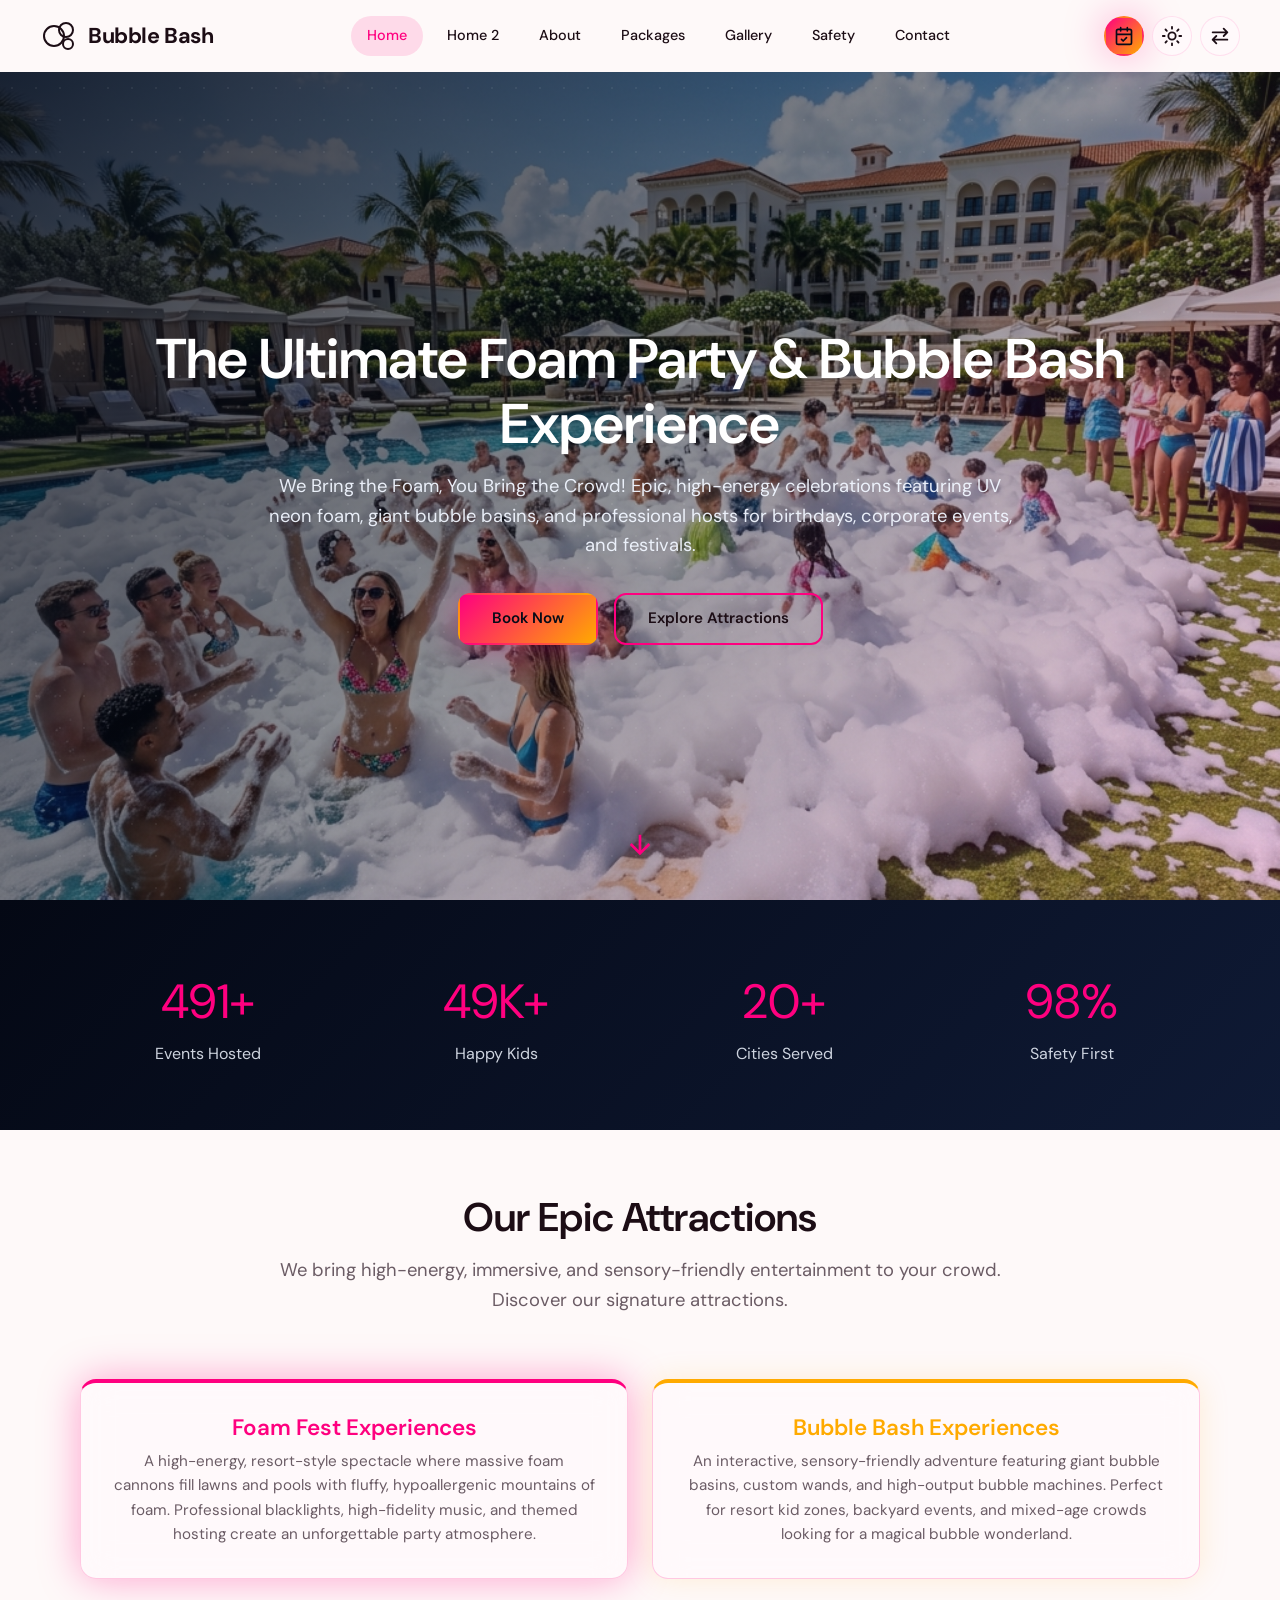
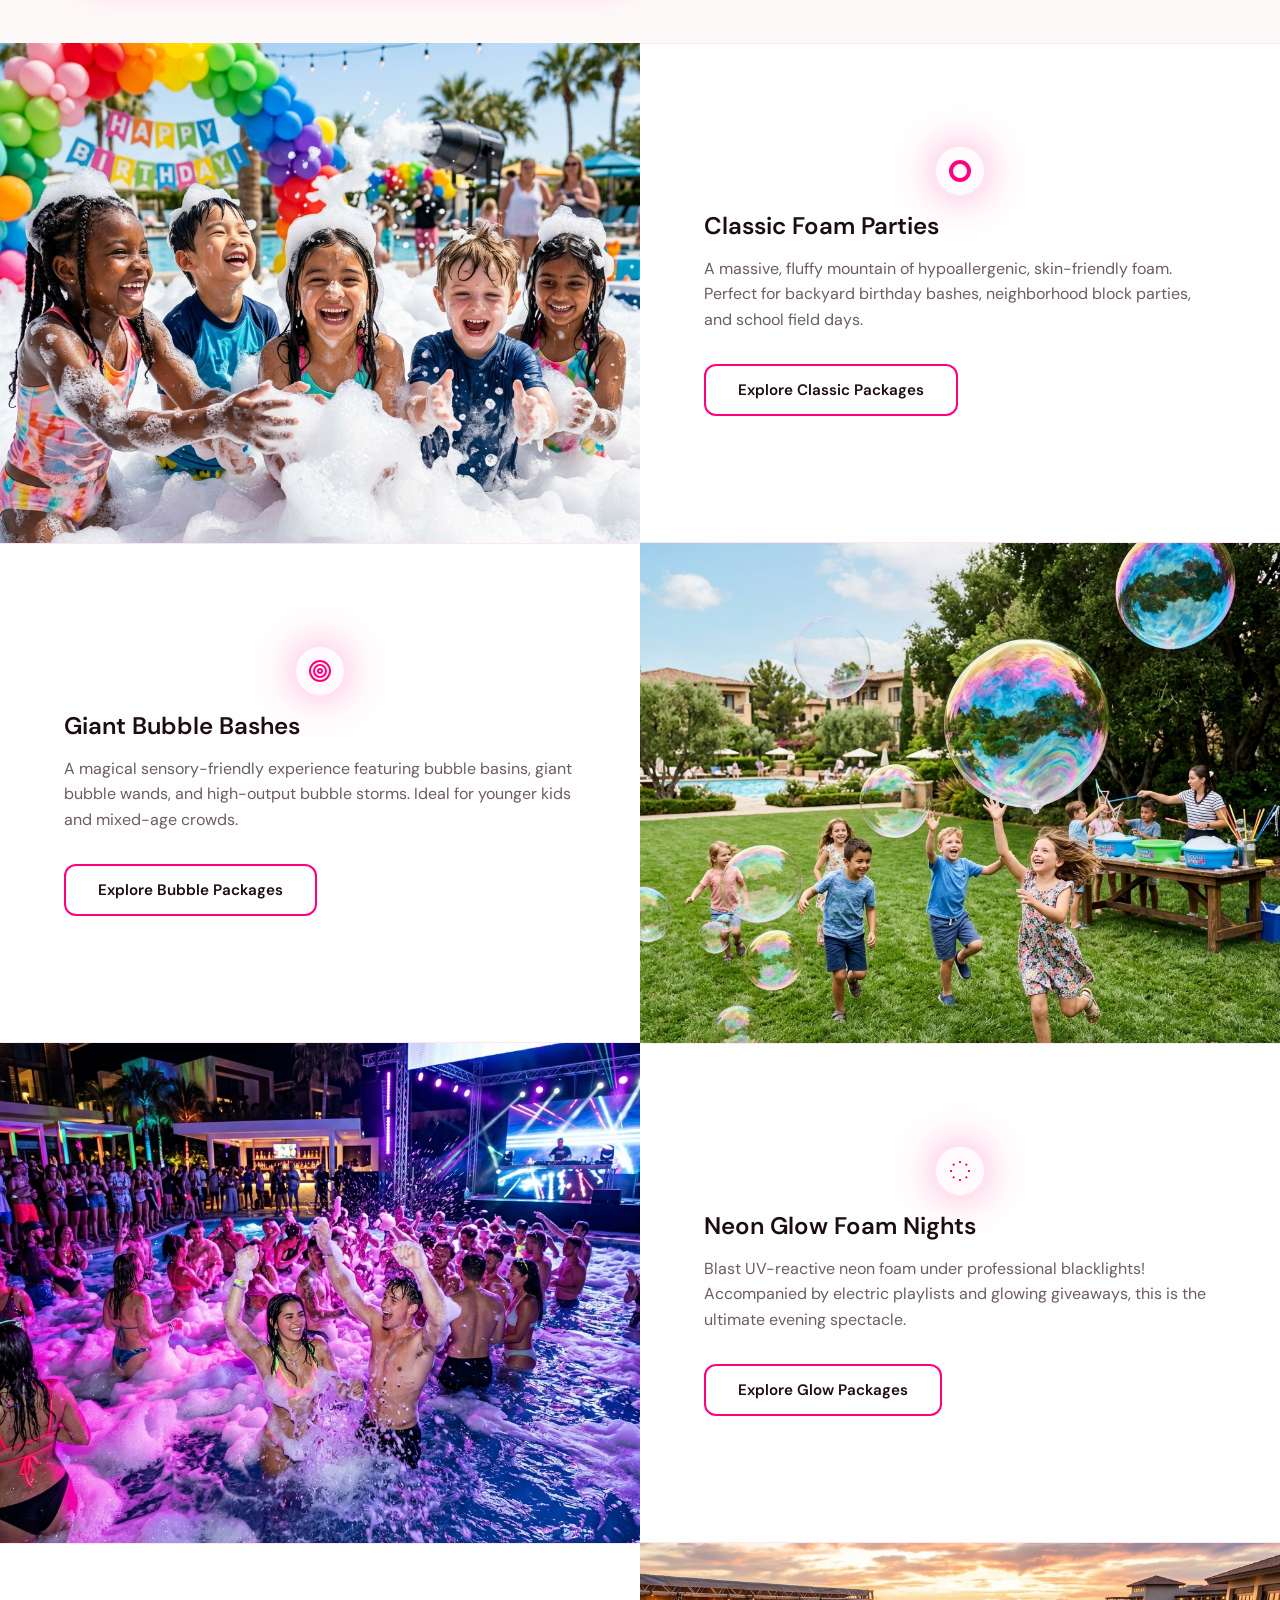
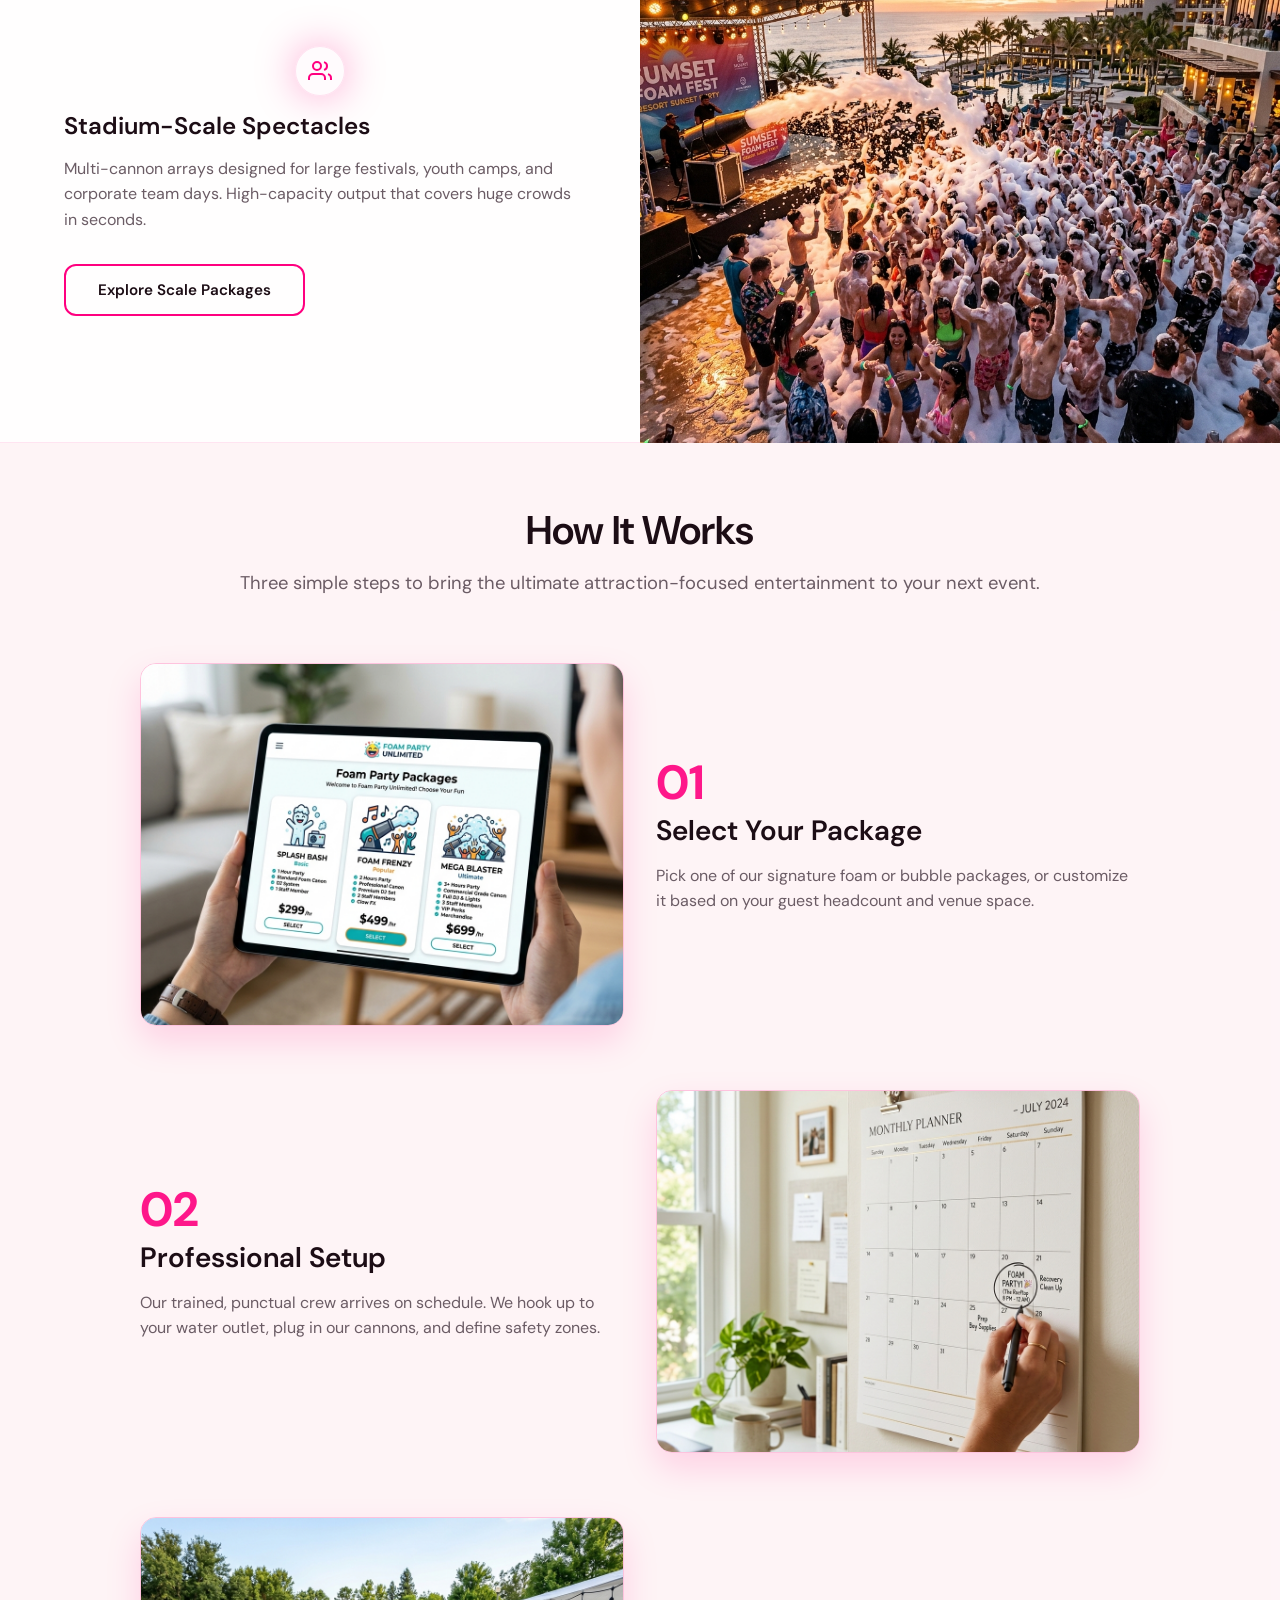
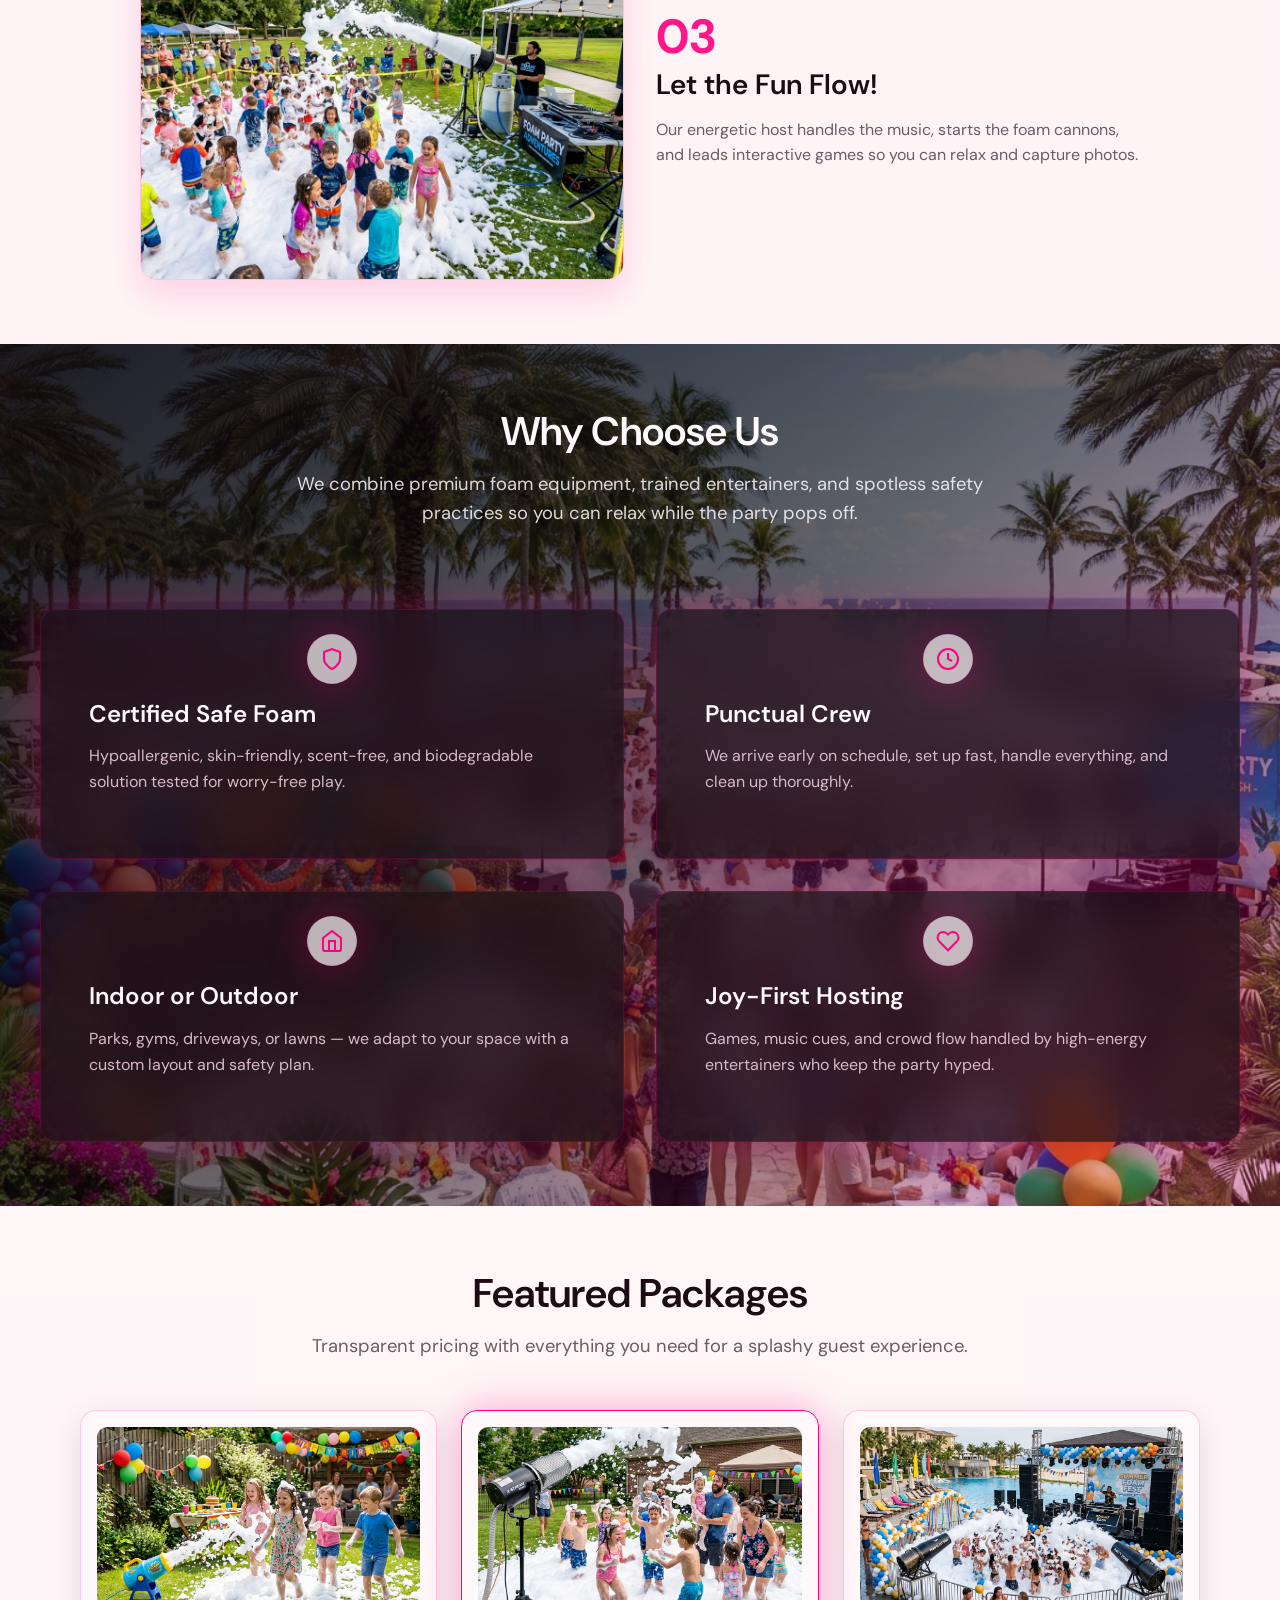
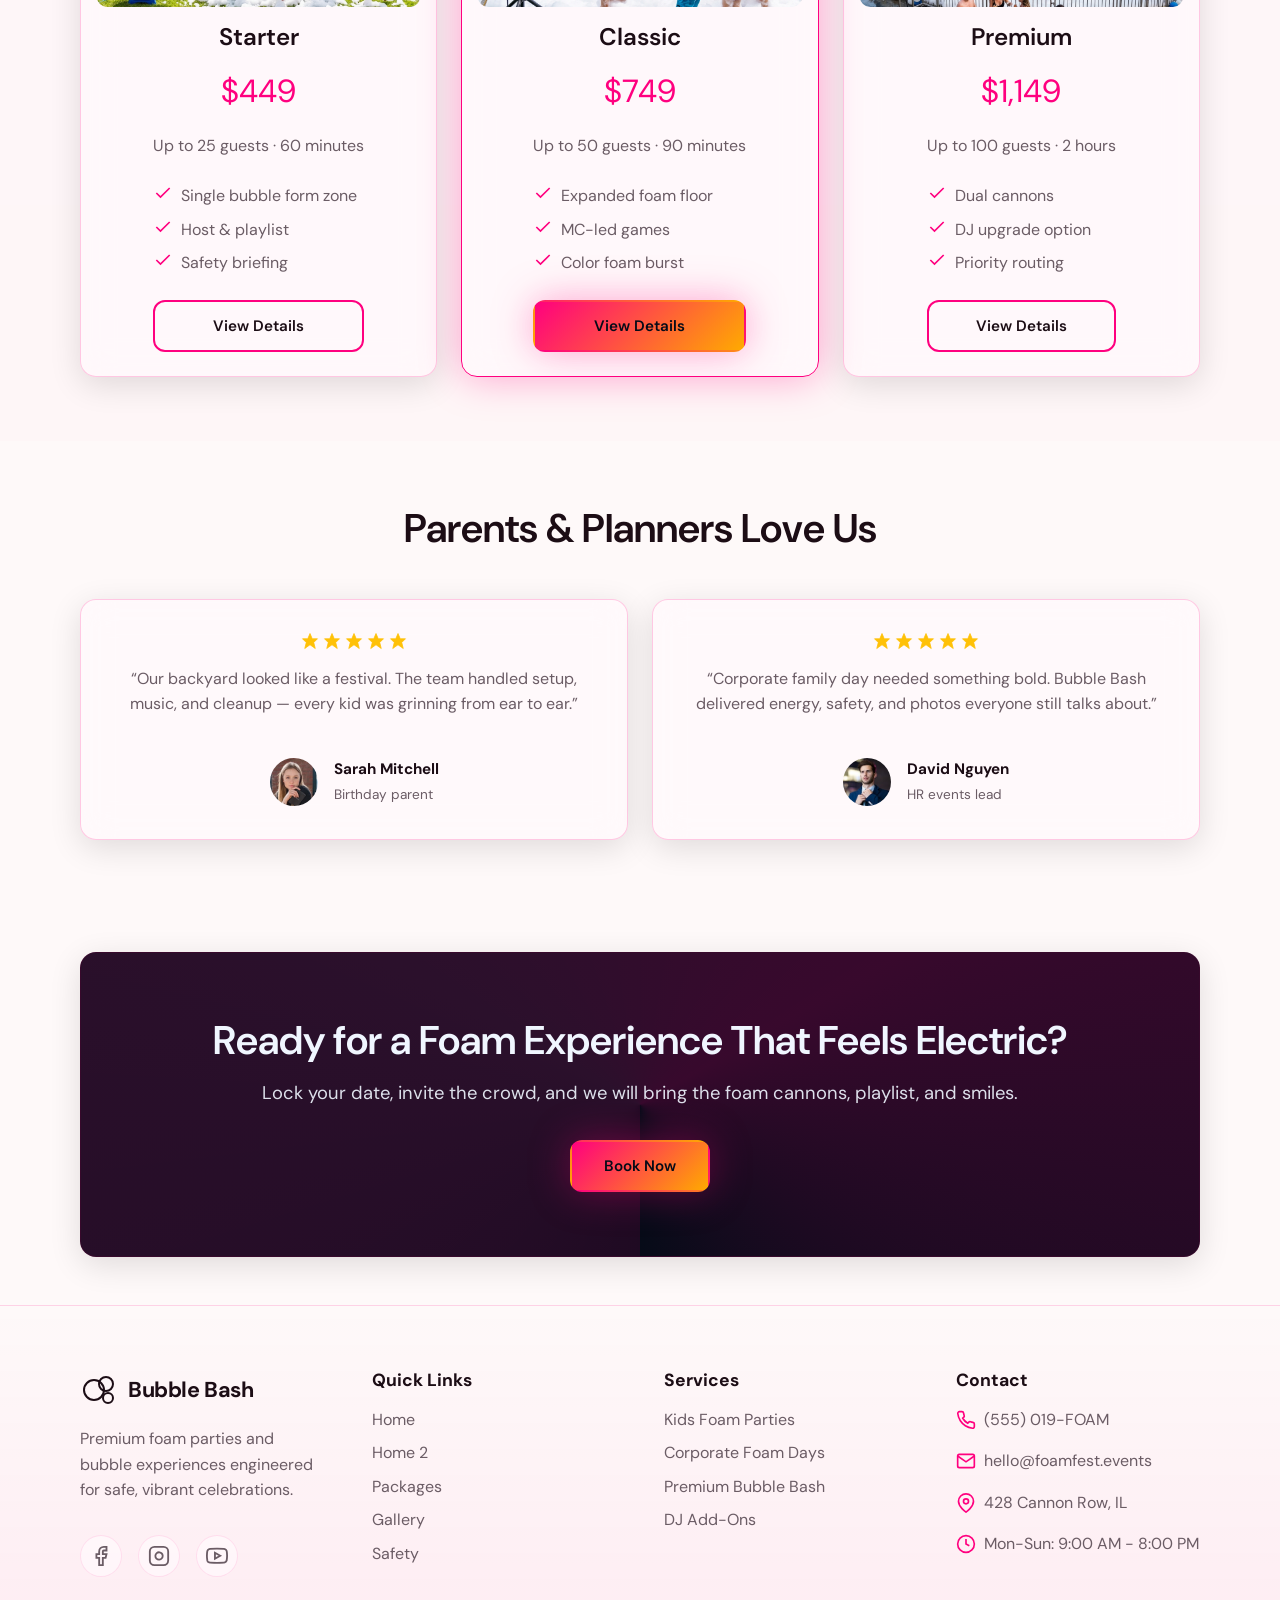
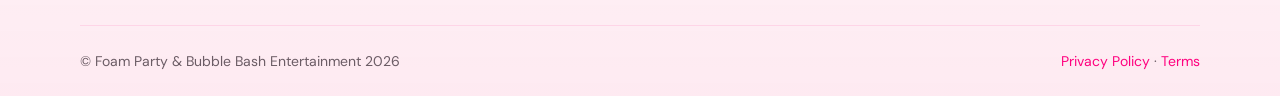
<file: index.html>
<!DOCTYPE html>
<html lang="en" data-theme="dark" data-dir="ltr" dir="ltr">

<head>
  <meta charset="UTF-8" />
  <meta name="viewport" content="width=device-width, initial-scale=1.0" />
  <title>Foam Party &amp; Bubble Bash Entertainment — The Ultimate Experience</title>
  <meta name="description" content="Welcome to Foam Party &amp; Bubble Bash Entertainment. We provide high-energy, attraction-focused foam parties, neon glow events, and giant bubble bashes for backyard birthdays, corporate events, and festivals." />
  <link rel="preconnect" href="https://images.unsplash.com" />
  <link rel="dns-prefetch" href="https://images.unsplash.com" />
  <link rel="preconnect" href="https://fonts.googleapis.com" />
  <link rel="preconnect" href="https://fonts.gstatic.com" crossorigin />
  <link
    href="https://fonts.googleapis.com/css2?family=DM+Sans:ital,opsz,wght@0,9..40,400;0,9..40,500;0,9..40,600;0,9..40,700&display=swap"
    rel="stylesheet" />
  <link href="https://api.fontshare.com/v2/css?f[]=clash-display@400,500,600,700&display=swap" rel="stylesheet" />
  <link rel="stylesheet" href="styles.css" />
  <link rel="icon" type="image/svg+xml" href="favicon.svg" />
  <script src="script.js" defer></script>
</head>

<body>
  <a class="skip-link" href="#main">Skip to content</a>

  <header class="site-header" id="siteHeader">
    <div class="header-inner">
      <a href="index.html" class="logo-link" aria-label="Foam Party &amp; Bubble Bash Entertainment home">
        <svg class="logo-icon" viewBox="0 0 40 40" aria-hidden="true">
          <circle cx="14" cy="20" r="10" stroke="currentColor" stroke-width="2" fill="none" />
          <circle cx="26" cy="14" r="7" stroke="currentColor" stroke-width="2" fill="none" />
          <circle cx="28" cy="28" r="5" stroke="currentColor" stroke-width="2" fill="none" />
        </svg>
        <span class="logo-wordmark">Bubble Bash</span>
      </a>

      <nav class="nav-desktop" aria-label="Primary navigation">
        <ul class="nav-list">
          <li><a href="index.html">Home</a></li>
          <li><a href="home2.html">Home 2</a></li>
          <li><a href="about.html">About</a></li>
          <li><a href="packages.html">Packages</a></li>
          <li><a href="gallery.html">Gallery</a></li>
          <li><a href="safety.html">Safety</a></li>
          <li><a href="contact.html">Contact</a></li>
        </ul>
      </nav>

      <div class="header-actions">
        <a class="btn btn--primary btn--header btn--icon-only" href="booking.html" aria-label="Book Now">
          <svg width="20" height="20" viewBox="0 0 24 24" fill="none" stroke="currentColor" stroke-width="2"
            stroke-linecap="round" stroke-linejoin="round">
            <path d="M16 2v4M8 2v4M3 10h18M5 4h14a2 2 0 0 1 2 2v14a2 2 0 0 1-2 2H5a2 2 0 0 1-2-2V6a2 2 0 0 1 2-2z" />
            <path d="m9 16 2 2 4-4" />
          </svg>
        </a>

        <button type="button" class="icon-btn" data-theme-toggle aria-label="Toggle dark and light mode">
          <svg viewBox="0 0 24 24" fill="none" stroke-width="2" stroke-linecap="round">
            <circle cx="12" cy="12" r="4" />
            <path
              d="M12 2v2M12 20v2M4.93 4.93l1.41 1.41M17.66 17.66l1.41 1.41M2 12h2M20 12h2M4.93 19.07l1.41-1.41M17.66 6.34l1.41-1.41" />
          </svg>
        </button>
        <button type="button" class="icon-btn" data-dir-toggle aria-label="Toggle text direction">
          <svg viewBox="0 0 24 24" fill="none" stroke="currentColor" stroke-width="2" stroke-linecap="round" stroke-linejoin="round">
            <path d="M4 8h16M16 4l4 4-4 4" />
            <path d="M20 16H4M8 12l-4 4 4 4" />
          </svg>
        </button>
      </div>

      <button type="button" class="hamburger" data-menu-open aria-expanded="false" aria-controls="mobileOverlay"
        aria-label="Open menu">
        <svg width="24" height="24" viewBox="0 0 24 24" fill="none" stroke-width="2">
          <path d="M4 6h16M4 12h16M4 18h16" />
        </svg>
      </button>
    </div>
  </header>

  <div class="mobile-overlay" id="mobileOverlay" aria-hidden="true">
    <button type="button" class="mobile-overlay-close" data-menu-close aria-label="Close menu">✕</button>
    <nav aria-label="Mobile navigation">
      <ul class="mobile-overlay-nav">
        <li><a href="index.html">Home</a></li>
          <li><a href="home2.html">Home 2</a></li>
        <li><a href="about.html">About</a></li>
        <li><a href="packages.html">Packages</a></li>
        <li><a href="gallery.html">Gallery</a></li>
        <li><a href="safety.html">Safety</a></li>
        <li><a href="contact.html">Contact</a></li>
      </ul>
      <div class="mobile-overlay-cta">
        <a class="btn btn--primary btn--full" href="booking.html">Book Now</a>
        <div style="display: flex; gap: 0.5rem; justify-content: center; margin-top: 1rem">
          <button type="button" class="icon-btn" data-theme-toggle aria-label="Toggle theme">
            <svg viewBox="0 0 24 24" fill="none" stroke-width="2">
              <circle cx="12" cy="12" r="4" />
              <path d="M12 2v2M12 20v2M4.93 4.93l1.41 1.41M17.66 17.66l1.41 1.41M2 12h2M20 12h2" />
            </svg>
          </button>
          <button type="button" class="icon-btn" data-dir-toggle aria-label="Toggle direction">
            <svg viewBox="0 0 24 24" fill="none" stroke="currentColor" stroke-width="2" stroke-linecap="round" stroke-linejoin="round">
              <path d="M4 8h16M16 4l4 4-4 4" />
              <path d="M20 16H4M8 12l-4 4 4 4" />
            </svg>
          </button>
        </div>
      </div>
    </nav>
  </div>

  <main id="main">
    <!-- S1 Hero -->
    <section class="hero" aria-label="Hero">
      <div class="hero__bg-img">
        <img src="hero_resort_foam_v2.png"
          alt="Luxury outdoor resort-style foam party and bubble bash entertainment" width="1920" height="1080"
          style="width: 100%; height: 100%; object-fit: cover" fetchpriority="high" />
      </div>
      <div class="hero__overlay"></div>
      <div class="bubbles-layer" data-bubbles aria-hidden="true"></div>
      <div class="foam-rain" aria-hidden="true"></div>
      <div class="hero__content">
        <h1 data-animate>The Ultimate Foam Party &amp; Bubble Bash Experience</h1>
        <p class="lead" data-animate style="margin-inline: auto; color: rgba(240, 246, 255, 0.95); max-width: 750px;">
          We Bring the Foam, You Bring the Crowd! Epic, high-energy celebrations featuring UV neon foam, giant bubble basins, and professional hosts for birthdays, corporate events, and festivals.
        </p>

        <div class="hero__actions" data-animate>
          <a class="btn btn--primary" href="booking.html">Book Now</a>
          <a class="btn btn--secondary" href="gallery.html">Explore Attractions</a>
        </div>
      </div>
      <a href="#attractions" class="scroll-hint" aria-label="Scroll to attractions section">
        <svg width="32" height="32" viewBox="0 0 24 24" fill="none" stroke="currentColor" stroke-width="2">
          <path d="M12 5v14M5 12l7 7 7-7" />
        </svg>
      </a>
    </section>

    <!-- Stats Section (2nd Section) -->
    <section class="stats-band" aria-label="Company statistics">
      <div class="container">
        <div class="stats-grid">
          <div data-animate>
            <div class="stat-num"><span data-counter data-target="500" data-suffix="+">0</span></div>
            <p class="mb-0" style="color: rgba(240, 246, 255, 0.85)">Events Hosted</p>
          </div>
          <div data-animate>
            <div class="stat-num"><span data-counter data-target="50" data-suffix="K+">0</span></div>
            <p class="mb-0" style="color: rgba(240, 246, 255, 0.85)">Happy Kids</p>
          </div>
          <div data-animate>
            <div class="stat-num"><span data-counter data-target="20" data-suffix="+">0</span></div>
            <p class="mb-0" style="color: rgba(240, 246, 255, 0.85)">Cities Served</p>
          </div>
          <div data-animate>
            <div class="stat-num"><span data-counter data-target="100" data-suffix="%">0</span></div>
            <p class="mb-0" style="color: rgba(240, 246, 255, 0.85)">Safety First</p>
          </div>
        </div>
      </div>
    </section>

    <!-- S2 Epic Attractions Section -->
    <section class="section" id="attractions" style="padding-bottom: 0;">
      <div class="container" style="margin-bottom: var(--space-3xl)">
        <h2 class="text-center" data-animate>Our Epic Attractions</h2>
        <p class="text-center lead" data-animate style="margin-inline: auto">
          We bring high-energy, immersive, and sensory-friendly entertainment to your crowd. Discover our signature attractions.
        </p>
      </div>

      <div class="container" style="margin-bottom: var(--space-3xl)" data-animate>
        <div class="feature-grid">
          <!-- Foam Fest Box -->
          <div class="glass-card" style="padding: var(--space-xl); border-top: 4px solid var(--color-accent); box-shadow: var(--shadow-glow-fuchsia);">
            <h3 style="color: var(--color-accent); margin-bottom: var(--space-sm); font-size: 1.4rem;">Foam Fest Experiences</h3>
            <p style="font-size: 0.95rem; line-height: 1.6; margin-bottom: 0; color: var(--color-text-muted);">
              A high-energy, resort-style spectacle where massive foam cannons fill lawns and pools with fluffy, hypoallergenic mountains of foam. Professional blacklights, high-fidelity music, and themed hosting create an unforgettable party atmosphere.
            </p>
          </div>
          <!-- Bubble Bash Box -->
          <div class="glass-card" style="padding: var(--space-xl); border-top: 4px solid var(--color-accent-2); box-shadow: 0 0 30px rgba(255, 170, 0, 0.15);">
            <h3 style="color: var(--color-accent-2); margin-bottom: var(--space-sm); font-size: 1.4rem;">Bubble Bash Experiences</h3>
            <p style="font-size: 0.95rem; line-height: 1.6; margin-bottom: 0; color: var(--color-text-muted);">
              An interactive, sensory-friendly adventure featuring giant bubble basins, custom wands, and high-output bubble machines. Perfect for resort kid zones, backyard events, and mixed-age crowds looking for a magical bubble wonderland.
            </p>
          </div>
        </div>
      </div>

      <div class="attractions-split-list">
        <!-- Item 1: Classic Foam -->
        <div class="full-bleed-split" data-animate>
          <div class="split-col-media">
            <img src="playful_foam_kids_v2.png" alt="Hypoallergenic classic foam party setup" loading="lazy" />
          </div>
          <div class="split-col-content">
            <div class="feature-icon-float" style="position: static; margin-bottom: var(--space-md); transform: none; display: flex; align-items: center; justify-content: center; width: 50px; height: 50px; border-radius: 50%; border: 1px solid var(--color-border); background: var(--color-surface); color: var(--color-accent);">
              <svg viewBox="0 0 24 24" fill="none" stroke-width="2" style="width: 24px; height: 24px; stroke: currentColor;">
                <path d="M12 2a10 10 0 1 0 10 10A10 10 0 0 0 12 2zm0 18a8 8 0 1 1 8-8 8 8 0 0 1-8 8z" />
              </svg>
            </div>
            <h3>Classic Foam Parties</h3>
            <p>A massive, fluffy mountain of hypoallergenic, skin-friendly foam. Perfect for backyard birthday bashes, neighborhood block parties, and school field days.</p>
            <a class="btn btn--secondary" href="packages.html" style="margin-top: var(--space-md)">Explore Classic Packages</a>
          </div>
        </div>

        <!-- Item 2: Giant Bubble -->
        <div class="full-bleed-split" data-animate>
          <div class="split-col-media">
            <img src="bubble_bash_magic_v2.png" alt="Giant bubble bash resort kid zone" loading="lazy" />
          </div>
          <div class="split-col-content">
            <div class="feature-icon-float" style="position: static; margin-bottom: var(--space-md); transform: none; display: flex; align-items: center; justify-content: center; width: 50px; height: 50px; border-radius: 50%; border: 1px solid var(--color-border); background: var(--color-surface); color: var(--color-accent);">
              <svg viewBox="0 0 24 24" fill="none" stroke-width="2" style="width: 24px; height: 24px; stroke: currentColor;">
                <circle cx="12" cy="12" r="10" />
                <circle cx="12" cy="12" r="6" />
                <circle cx="12" cy="12" r="2" />
              </svg>
            </div>
            <h3>Giant Bubble Bashes</h3>
            <p>A magical sensory-friendly experience featuring bubble basins, giant bubble wands, and high-output bubble storms. Ideal for younger kids and mixed-age crowds.</p>
            <a class="btn btn--secondary" href="packages.html" style="margin-top: var(--space-md)">Explore Bubble Packages</a>
          </div>
        </div>

        <!-- Item 3: Neon Glow -->
        <div class="full-bleed-split" data-animate>
          <div class="split-col-media">
            <img src="glow_neon_foam_party_v2.png" alt="Neon glow UV foam night pool party" loading="lazy" />
          </div>
          <div class="split-col-content">
            <div class="feature-icon-float" style="position: static; margin-bottom: var(--space-md); transform: none; display: flex; align-items: center; justify-content: center; width: 50px; height: 50px; border-radius: 50%; border: 1px solid var(--color-border); background: var(--color-surface); color: var(--color-accent);">
              <svg viewBox="0 0 24 24" fill="none" stroke-width="2" style="width: 24px; height: 24px; stroke: currentColor;">
                <path d="M12 2v2M12 20v2M4.93 4.93l1.41 1.41M17.66 17.66l1.41 1.41M2 12h2M20 12h2M4.93 19.07l1.41-1.41M17.66 6.34l1.41-1.41" />
              </svg>
            </div>
            <h3>Neon Glow Foam Nights</h3>
            <p>Blast UV-reactive neon foam under professional blacklights! Accompanied by electric playlists and glowing giveaways, this is the ultimate evening spectacle.</p>
            <a class="btn btn--secondary" href="packages.html" style="margin-top: var(--space-md)">Explore Glow Packages</a>
          </div>
        </div>

        <!-- Item 4: Stadium-Scale -->
        <div class="full-bleed-split" data-animate>
          <div class="split-col-media">
            <img src="stadium_scale_spectacles.png" alt="Stadium scale foam party cannons" loading="lazy" />
          </div>
          <div class="split-col-content">
            <div class="feature-icon-float" style="position: static; margin-bottom: var(--space-md); transform: none; display: flex; align-items: center; justify-content: center; width: 50px; height: 50px; border-radius: 50%; border: 1px solid var(--color-border); background: var(--color-surface); color: var(--color-accent);">
              <svg viewBox="0 0 24 24" fill="none" stroke-width="2" style="width: 24px; height: 24px; stroke: currentColor;">
                <path d="M17 21v-2a4 4 0 0 0-4-4H5a4 4 0 0 0-4 4v2M9 11a4 4 0 1 0 0-8 4 4 0 0 0 0 8zm14 10v-2a4 4 0 0 0-3-3.87M16 3.13a4 4 0 0 1 0 7.75" />
              </svg>
            </div>
            <h3>Stadium-Scale Spectacles</h3>
            <p>Multi-cannon arrays designed for large festivals, youth camps, and corporate team days. High-capacity output that covers huge crowds in seconds.</p>
            <a class="btn btn--secondary" href="packages.html" style="margin-top: var(--space-md)">Explore Scale Packages</a>
          </div>
        </div>
      </div>
    </section>

    <!-- S3 How It Works Section -->
    <section class="section" id="how-it-works" style="background: rgba(255, 0, 127, 0.02)">
      <div class="container">
        <h2 class="text-center" data-animate>How It Works</h2>
        <p class="text-center lead" data-animate style="margin-inline: auto">
          Three simple steps to bring the ultimate attraction-focused entertainment to your next event.
        </p>
        
        <div class="steps-timeline">
          <!-- Step 1 -->
          <div class="timeline-step" data-animate>
            <div class="step-timeline-media">
              <img src="step_1.png" alt="Select your package and event details" loading="lazy" />
            </div>
            <div class="step-timeline-content">
              <div class="step-timeline-num">01</div>
              <h3 class="step-timeline-title">Select Your Package</h3>
              <p>Pick one of our signature foam or bubble packages, or customize it based on your guest headcount and venue space.</p>
            </div>
          </div>
          
          <!-- Step 2 -->
          <div class="timeline-step" data-animate>
            <div class="step-timeline-media">
              <img src="step_2.png" alt="Professional setup by our punctual crew" loading="lazy" />
            </div>
            <div class="step-timeline-content">
              <div class="step-timeline-num">02</div>
              <h3 class="step-timeline-title">Professional Setup</h3>
              <p>Our trained, punctual crew arrives on schedule. We hook up to your water outlet, plug in our cannons, and define safety zones.</p>
            </div>
          </div>
          
          <!-- Step 3 -->
          <div class="timeline-step" data-animate>
            <div class="step-timeline-media">
              <img src="step_3.png" alt="Let the foam and bubbles flow" loading="lazy" />
            </div>
            <div class="step-timeline-content">
              <div class="step-timeline-num">03</div>
              <h3 class="step-timeline-title">Let the Fun Flow!</h3>
              <p>Our energetic host handles the music, starts the foam cannons, and leads interactive games so you can relax and capture photos.</p>
            </div>
          </div>
        </div>
      </div>
    </section>

    <!-- S4 Why Choose Us -->
    <section class="layered-section" id="why-us">
      <div class="layered-bg">
        <img src="why_choose_us_bg.png" alt="Resort style event venue" loading="lazy" />
      </div>
      <div class="layered-overlay"></div>
      
      <div class="layered-container">
        <div style="grid-column: 1 / -1; text-align: center; margin-bottom: var(--space-xl); z-index: 2;">
          <h2 style="color: #fef9fb">Why Choose Us</h2>
          <p class="lead" style="color: rgba(254, 249, 251, 0.85); max-width: 750px; margin-inline: auto; text-align: center !important;">
            We combine premium foam equipment, trained entertainers, and spotless safety practices so you can relax while the party pops off.
          </p>
        </div>

        <!-- Card 1 -->
        <div class="layered-card" data-animate>
          <div class="feature-icon-float" style="position: static; margin-bottom: var(--space-md); transform: none; display: flex; align-items: center; justify-content: center; width: 50px; height: 50px; border-radius: 50%; border: 1px solid var(--color-border); background: var(--color-surface); color: var(--color-accent);">
            <svg viewBox="0 0 24 24" fill="none" stroke-width="2" style="width: 24px; height: 24px; stroke: currentColor;">
              <path d="M12 22s8-4 8-10V5l-8-3-8 3v7c0 6 8 10 8 10z" />
            </svg>
          </div>
          <h3 style="color: #fef9fb">Certified Safe Foam</h3>
          <p style="color: var(--color-text-muted)">Hypoallergenic, skin-friendly, scent-free, and biodegradable solution tested for worry-free play.</p>
        </div>

        <!-- Card 2 -->
        <div class="layered-card" data-animate>
          <div class="feature-icon-float" style="position: static; margin-bottom: var(--space-md); transform: none; display: flex; align-items: center; justify-content: center; width: 50px; height: 50px; border-radius: 50%; border: 1px solid var(--color-border); background: var(--color-surface); color: var(--color-accent);">
            <svg viewBox="0 0 24 24" fill="none" stroke-width="2" style="width: 24px; height: 24px; stroke: currentColor;">
              <circle cx="12" cy="12" r="10" />
              <path d="M12 6v6l4 2" />
            </svg>
          </div>
          <h3 style="color: #fef9fb">Punctual Crew</h3>
          <p style="color: var(--color-text-muted)">We arrive early on schedule, set up fast, handle everything, and clean up thoroughly.</p>
        </div>

        <!-- Card 3 -->
        <div class="layered-card" data-animate>
          <div class="feature-icon-float" style="position: static; margin-bottom: var(--space-md); transform: none; display: flex; align-items: center; justify-content: center; width: 50px; height: 50px; border-radius: 50%; border: 1px solid var(--color-border); background: var(--color-surface); color: var(--color-accent);">
            <svg viewBox="0 0 24 24" fill="none" stroke-width="2" style="width: 24px; height: 24px; stroke: currentColor;">
              <path d="M3 9l9-7 9 7v11a2 2 0 0 1-2 2H5a2 2 0 0 1-2-2z" />
              <polyline points="9 22 9 12 15 12 15 22" />
            </svg>
          </div>
          <h3 style="color: #fef9fb">Indoor or Outdoor</h3>
          <p style="color: var(--color-text-muted)">Parks, gyms, driveways, or lawns — we adapt to your space with a custom layout and safety plan.</p>
        </div>

        <!-- Card 4 -->
        <div class="layered-card" data-animate>
          <div class="feature-icon-float" style="position: static; margin-bottom: var(--space-md); transform: none; display: flex; align-items: center; justify-content: center; width: 50px; height: 50px; border-radius: 50%; border: 1px solid var(--color-border); background: var(--color-surface); color: var(--color-accent);">
            <svg viewBox="0 0 24 24" fill="none" stroke-width="2" style="width: 24px; height: 24px; stroke: currentColor;">
              <path d="M20.84 4.61a5.5 5.5 0 0 0-7.78 0L12 5.67l-1.06-1.06a5.5 5.5 0 0 0-7.78 7.78l1.06 1.06L12 21.23l7.78-7.78 1.06-1.06a5.5 5.5 0 0 0 0-7.78z" />
            </svg>
          </div>
          <h3 style="color: #fef9fb">Joy-First Hosting</h3>
          <p style="color: var(--color-text-muted)">Games, music cues, and crowd flow handled by high-energy entertainers who keep the party hyped.</p>
        </div>
      </div>
    </section>

    <!-- S5 Packages -->
    <section class="section" id="featured-packages" style="background: rgba(255, 0, 127, 0.01)">
      <div class="container">
        <h2 class="text-center" data-animate>Featured Packages</h2>
        <p class="text-center lead" data-animate style="margin-inline: auto">
          Transparent pricing with everything you need for a splashy guest experience.
        </p>
        <div class="pricing-grid" style="margin-top: var(--space-2xl)">
          <article class="pricing-card" data-animate>
            <div class="glass-card" style="padding: var(--space-md); overflow: hidden">
              <div style="width: 100%; height: 180px; overflow: hidden; border-radius: 10px;">
                <img src="pkg_starter_v2.png" alt="Playful backyard bubble foam party package" loading="lazy"
                  width="800" height="450" style="width: 100%; height: 100%; object-fit: cover" />
              </div>
              <div style="padding: var(--space-md) var(--space-sm) var(--space-sm)">
                <h3>Starter</h3>
                <p class="price-tag">$449</p>
                <p>Up to 25 guests · 60 minutes</p>
                <ul class="check-list">
                  <li>
                    <svg width="20" height="20" viewBox="0 0 24 24" fill="none" stroke-width="2">
                      <polyline points="20 6 9 17 4 12" />
                    </svg>
                    Single bubble form zone
                  </li>
                  <li>
                    <svg width="20" height="20" viewBox="0 0 24 24" fill="none" stroke-width="2">
                      <polyline points="20 6 9 17 4 12" />
                    </svg>
                    Host &amp; playlist
                  </li>
                  <li>
                    <svg width="20" height="20" viewBox="0 0 24 24" fill="none" stroke-width="2">
                      <polyline points="20 6 9 17 4 12" />
                    </svg>
                    Safety briefing
                  </li>
                </ul>
                <a class="btn btn--secondary btn--full" href="packages.html">View Details</a>
              </div>
            </div>
          </article>
          <article class="pricing-card pricing-card--featured" data-animate>
            <div class="glass-card" style="padding: var(--space-md); overflow: hidden">
              <div style="width: 100%; height: 180px; overflow: hidden; border-radius: 10px;">
                <img src="pkg_classic_v2.png" alt="Classic outdoor foam party with cannons"
                  loading="lazy" width="800" height="450" style="width: 100%; height: 100%; object-fit: cover" />
              </div>
              <div style="padding: var(--space-md) var(--space-sm) var(--space-sm)">
                <h3>Classic</h3>
                <p class="price-tag">$749</p>
                <p>Up to 50 guests · 90 minutes</p>
                <ul class="check-list">
                  <li>
                    <svg width="20" height="20" viewBox="0 0 24 24" fill="none" stroke-width="2">
                      <polyline points="20 6 9 17 4 12" />
                    </svg>
                    Expanded foam floor
                  </li>
                  <li>
                    <svg width="20" height="20" viewBox="0 0 24 24" fill="none" stroke-width="2">
                      <polyline points="20 6 9 17 4 12" />
                    </svg>
                    MC-led games
                  </li>
                  <li>
                    <svg width="20" height="20" viewBox="0 0 24 24" fill="none" stroke-width="2">
                      <polyline points="20 6 9 17 4 12" />
                    </svg>
                    Color foam burst
                  </li>
                </ul>
                <a class="btn btn--primary btn--full" href="packages.html">View Details</a>
              </div>
            </div>
          </article>
          <article class="pricing-card" data-animate>
            <div class="glass-card" style="padding: var(--space-md); overflow: hidden">
              <div style="width: 100%; height: 180px; overflow: hidden; border-radius: 10px;">
                <img src="pkg_premium_v2.png" alt="Premium double cannon foam party setup" loading="lazy" width="800"
                  height="450" style="width: 100%; height: 100%; object-fit: cover" />
              </div>
              <div style="padding: var(--space-md) var(--space-sm) var(--space-sm)">
                <h3>Premium</h3>
                <p class="price-tag">$1,149</p>
                <p>Up to 100 guests · 2 hours</p>
                <ul class="check-list">
                  <li>
                    <svg width="20" height="20" viewBox="0 0 24 24" fill="none" stroke-width="2">
                      <polyline points="20 6 9 17 4 12" />
                    </svg>
                    Dual cannons
                  </li>
                  <li>
                    <svg width="20" height="20" viewBox="0 0 24 24" fill="none" stroke-width="2">
                      <polyline points="20 6 9 17 4 12" />
                    </svg>
                    DJ upgrade option
                  </li>
                  <li>
                    <svg width="20" height="20" viewBox="0 0 24 24" fill="none" stroke-width="2">
                      <polyline points="20 6 9 17 4 12" />
                    </svg>
                    Priority routing
                  </li>
                </ul>
                <a class="btn btn--secondary btn--full" href="packages.html">View Details</a>
              </div>
            </div>
          </article>
        </div>
      </div>
    </section>

    <!-- S7 Review Highlights -->
    <section class="section" id="reviews">
      <div class="container">
        <h2 class="text-center" data-animate>Parents &amp; Planners Love Us</h2>
        <div class="feature-grid" style="margin-top: var(--space-2xl)">
          <div class="glass-card" data-animate>
            <div class="star-row" style="margin-bottom: var(--space-md)">
              <svg width="18" height="18" viewBox="0 0 24 24" fill="#ffc107" stroke="#ffc107">
                <polygon points="12 2 15 9 22 9 17 14 19 22 12 17 5 22 7 14 2 9 9 9 12 2" />
              </svg>
              <svg width="18" height="18" viewBox="0 0 24 24" fill="#ffc107" stroke="#ffc107">
                <polygon points="12 2 15 9 22 9 17 14 19 22 12 17 5 22 7 14 2 9 9 9 12 2" />
              </svg>
              <svg width="18" height="18" viewBox="0 0 24 24" fill="#ffc107" stroke="#ffc107">
                <polygon points="12 2 15 9 22 9 17 14 19 22 12 17 5 22 7 14 2 9 9 9 12 2" />
              </svg>
              <svg width="18" height="18" viewBox="0 0 24 24" fill="#ffc107" stroke="#ffc107">
                <polygon points="12 2 15 9 22 9 17 14 19 22 12 17 5 22 7 14 2 9 9 9 12 2" />
              </svg>
              <svg width="18" height="18" viewBox="0 0 24 24" fill="#ffc107" stroke="#ffc107">
                <polygon points="12 2 15 9 22 9 17 14 19 22 12 17 5 22 7 14 2 9 9 9 12 2" />
              </svg>
            </div>
            <p style="font-size: 1rem; line-height: 1.6">“Our backyard looked like a festival. The team handled setup,
              music, and cleanup — every kid was grinning from ear to ear.”</p>
            <div
              style="display: flex; align-items: center; justify-content: center; gap: var(--space-md); margin-top: var(--space-lg); width: 100%; text-align: left">
              <img src="TESTMONAL/testimonial-1.jpg" alt="Sarah Mitchell" width="48" height="48"
                style="border-radius: 50%; object-fit: cover" />
              <div>
                <strong style="display: block; font-size: 0.95rem">Sarah Mitchell</strong>
                <span style="font-size: 0.85rem; color: var(--color-text-muted)">Birthday parent</span>
              </div>
            </div>
          </div>

          <div class="glass-card" data-animate>
            <div class="star-row" style="margin-bottom: var(--space-md)">
              <svg width="18" height="18" viewBox="0 0 24 24" fill="#ffc107" stroke="#ffc107">
                <polygon points="12 2 15 9 22 9 17 14 19 22 12 17 5 22 7 14 2 9 9 9 12 2" />
              </svg>
              <svg width="18" height="18" viewBox="0 0 24 24" fill="#ffc107" stroke="#ffc107">
                <polygon points="12 2 15 9 22 9 17 14 19 22 12 17 5 22 7 14 2 9 9 9 12 2" />
              </svg>
              <svg width="18" height="18" viewBox="0 0 24 24" fill="#ffc107" stroke="#ffc107">
                <polygon points="12 2 15 9 22 9 17 14 19 22 12 17 5 22 7 14 2 9 9 9 12 2" />
              </svg>
              <svg width="18" height="18" viewBox="0 0 24 24" fill="#ffc107" stroke="#ffc107">
                <polygon points="12 2 15 9 22 9 17 14 19 22 12 17 5 22 7 14 2 9 9 9 12 2" />
              </svg>
              <svg width="18" height="18" viewBox="0 0 24 24" fill="#ffc107" stroke="#ffc107">
                <polygon points="12 2 15 9 22 9 17 14 19 22 12 17 5 22 7 14 2 9 9 9 12 2" />
              </svg>
            </div>
            <p style="font-size: 1rem; line-height: 1.6">“Corporate family day needed something bold. Bubble Bash delivered
              energy, safety, and photos everyone still talks about.”</p>
            <div
              style="display: flex; align-items: center; justify-content: center; gap: var(--space-md); margin-top: var(--space-lg); width: 100%; text-align: left">
              <img src="TESTMONAL/testimonial-2.jpg" alt="David Nguyen" width="48" height="48"
                style="border-radius: 50%; object-fit: cover" />
              <div>
                <strong style="display: block; font-size: 0.95rem">David Nguyen</strong>
                <span style="font-size: 0.85rem; color: var(--color-text-muted)">HR events lead</span>
              </div>
            </div>
          </div>
        </div>
      </div>
    </section>

    <!-- S8 CTA -->
    <section class="section section--tight">
      <div class="container">
        <div class="cta-mesh glass-card" data-animate>
          <div class="cta-mesh-inner">
            <h2 class="mt-0" style="color: #f0f6ff">Ready for a Foam Experience That Feels Electric?</h2>
            <p class="lead" style="margin-inline: auto; color: rgba(240, 246, 255, 0.9)">
              Lock your date, invite the crowd, and we will bring the foam cannons, playlist, and smiles.
            </p>
            <div class="hero__actions" style="justify-content: center">
              <a class="btn btn--primary" href="booking.html">Book Now</a>
            </div>
          </div>
        </div>
      </div>
    </section>
  </main>

  <footer class="site-footer">
    <div class="container footer-grid">
      <div class="footer-col">
        <a href="index.html" class="logo-link" style="margin-bottom: var(--space-md)">
          <svg class="logo-icon" viewBox="0 0 40 40" aria-hidden="true">
            <circle cx="14" cy="20" r="10" stroke="currentColor" stroke-width="2" fill="none" />
            <circle cx="26" cy="14" r="7" stroke="currentColor" stroke-width="2" fill="none" />
            <circle cx="28" cy="28" r="5" stroke="currentColor" stroke-width="2" fill="none" />
          </svg>
          <span class="logo-wordmark">Bubble Bash</span>
        </a>
        <p style="color: var(--color-text-muted); margin-bottom: var(--space-md)">
          Premium foam parties and bubble experiences engineered for safe, vibrant celebrations.
        </p>
        <div class="footer-social" aria-label="Social links">
          <a href="#" aria-label="Facebook"><svg width="22" height="22" viewBox="0 0 24 24" fill="none"
              stroke-width="2">
              <path d="M18 2h-3a5 5 0 0 0-5 5v3H7v4h3v8h4v-8h3l1-4h-4V7a1 1 0 0 1 1-1h3z" />
            </svg></a>
          <a href="#" aria-label="Instagram"><svg width="22" height="22" viewBox="0 0 24 24" fill="none"
              stroke-width="2">
              <rect x="2" y="2" width="20" height="20" rx="5" />
              <path d="M16 11.37A4 4 0 1 1 12.63 8 4 4 0 0 1 16 11.37zM17.5 6.5h.01" />
            </svg></a>
          <a href="#" aria-label="YouTube"><svg width="22" height="22" viewBox="0 0 24 24" fill="none" stroke-width="2">
              <path
                 d="M22.54 6.42a2.78 2.78 0 0 0-1.94-2C18.88 4 12 4 12 4s-6.88 0-8.6.46a2.78 2.78 0 0 0-1.94 2A29 29 0 0 0 1 11.75a29 29 0 0 0 .46 5.33A2.78 2.78 0 0 0 3.4 19c1.72.46 8.6.46 8.6.46s6.88 0 8.6-.46a2.78 2.78 0 0 0 1.94-2 29 29 0 0 0 .46-5.25 29 29 0 0 0-.46-5.33z" />
              <polygon points="9.75 15.02 15.5 11.75 9.75 8.48 9.75 15.02" />
            </svg></a>
        </div>
      </div>
      <div class="footer-col">
        <h4>Quick Links</h4>
        <ul class="footer-links">
          <li><a href="index.html">Home</a></li>
          <li><a href="home2.html">Home 2</a></li>
          <li><a href="packages.html">Packages</a></li>
          <li><a href="gallery.html">Gallery</a></li>
          <li><a href="safety.html">Safety</a></li>
        </ul>
      </div>
      <div class="footer-col">
        <h4>Services</h4>
        <ul class="footer-links">
          <li><a href="packages.html">Kids Foam Parties</a></li>
          <li><a href="packages.html">Corporate Foam Days</a></li>
          <li><a href="packages.html">Premium Bubble Bash</a></li>
          <li><a href="booking.html">DJ Add-Ons</a></li>
        </ul>
      </div>
      <div class="footer-col">
        <h4>Contact</h4>
        <p style="display: flex; gap: 0.5rem; align-items: flex-start">
          <svg width="20" height="20" viewBox="0 0 24 24" fill="none" stroke-width="2">
            <path
              d="M22 16.92v3a2 2 0 0 1-2.18 2 19.79 19.79 0 0 1-8.63-3.07 19.5 19.5 0 0 1-6-6 19.79 19.79 0 0 1-3.07-8.67A2 2 0 0 1 4.11 2h3a2 2 0 0 1 2 1.72 12.84 12.84 0 0 0 .7 2.81 2 2 0 0 1-.45 2.11L8.09 9.91a16 16 0 0 0 6 6l1.27-1.27a2 2 0 0 1 2.11-.45 12.84 12.84 0 0 0 2.81.7A2 2 0 0 1 22 16.92z" />
          </svg>
          <span style="color: var(--color-text-muted)">(555) 019-FOAM</span>
        </p>
        <p style="display: flex; gap: 0.5rem; align-items: flex-start">
          <svg width="20" height="20" viewBox="0 0 24 24" fill="none" stroke-width="2">
            <path d="M4 4h16c1.1 0 2 .9 2 2v12c0 1.1-.9 2-2 2H4c-1.1 0-2-.9-2-2V6c0-1.1.9-2 2-2z" />
            <polyline points="22,6 12,13 2,6" />
          </svg>
          <span style="color: var(--color-text-muted)">hello@foamfest.events</span>
        </p>
        <p style="display: flex; gap: 0.5rem; align-items: flex-start">
          <svg width="20" height="20" viewBox="0 0 24 24" fill="none" stroke-width="2">
            <path d="M21 10c0 7-9 13-9 13s-9-6-9-13a9 9 0 0 1 18 0z" />
            <circle cx="12" cy="10" r="3" />
          </svg>
          <span style="color: var(--color-text-muted)">428 Cannon Row, IL</span>
        </p>
        <p style="display: flex; gap: 0.5rem; align-items: flex-start">
          <svg width="20" height="20" viewBox="0 0 24 24" fill="none" stroke-width="2">
            <circle cx="12" cy="12" r="10" />
            <polyline points="12 6 12 12 16 14" />
          </svg>
          <span style="color: var(--color-text-muted)">Mon-Sun: 9:00 AM - 8:00 PM</span>
        </p>
      </div>
    </div>
    <div class="container footer-bottom">
      <span>© Foam Party &amp; Bubble Bash Entertainment 2026</span>
      <span><a href="#">Privacy Policy</a> · <a href="#">Terms</a></span>
    </div>
  </footer>
  <button type="button" class="back-to-top" data-back-to-top aria-label="Back to top">
    <svg viewBox="0 0 24 24">
      <path d="M12 19V5M5 12l7-7 7 7" stroke-linecap="round" stroke-linejoin="round" />
    </svg>
  </button>
</body>

</html>
</file>
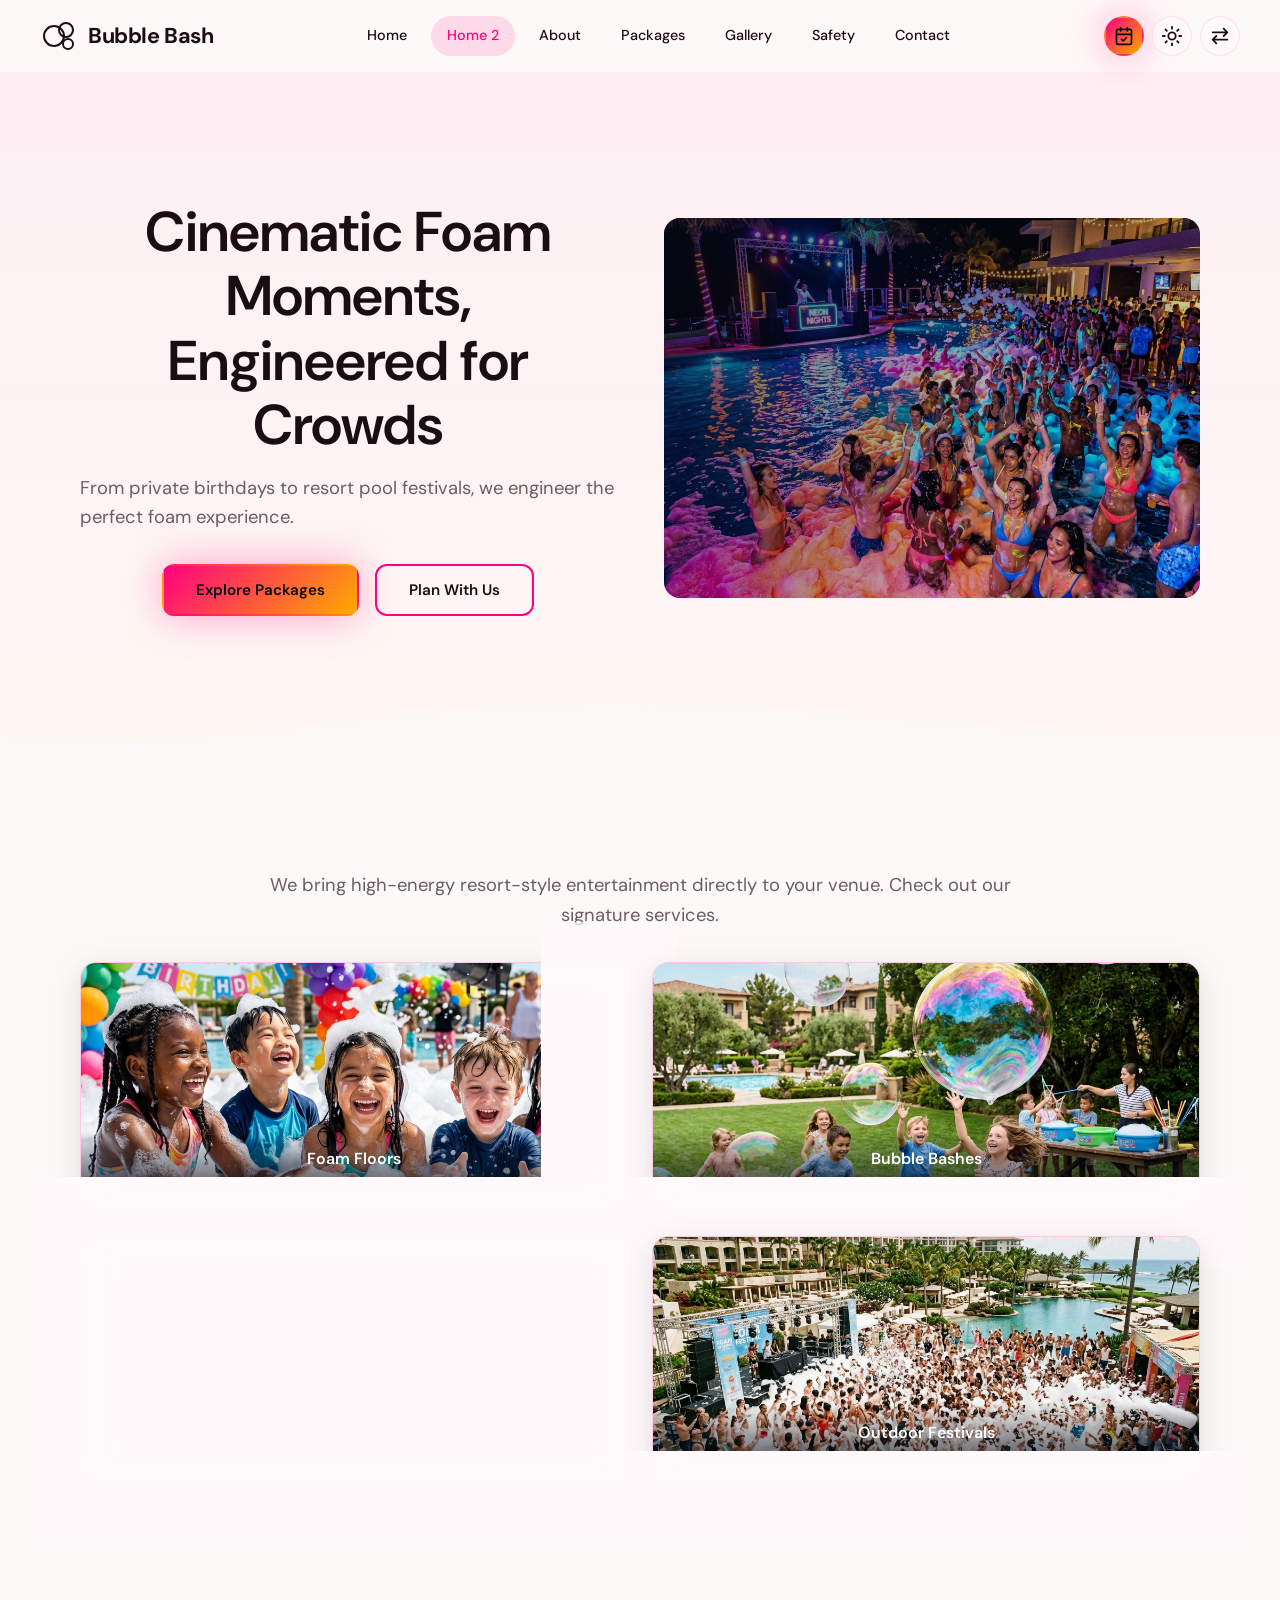
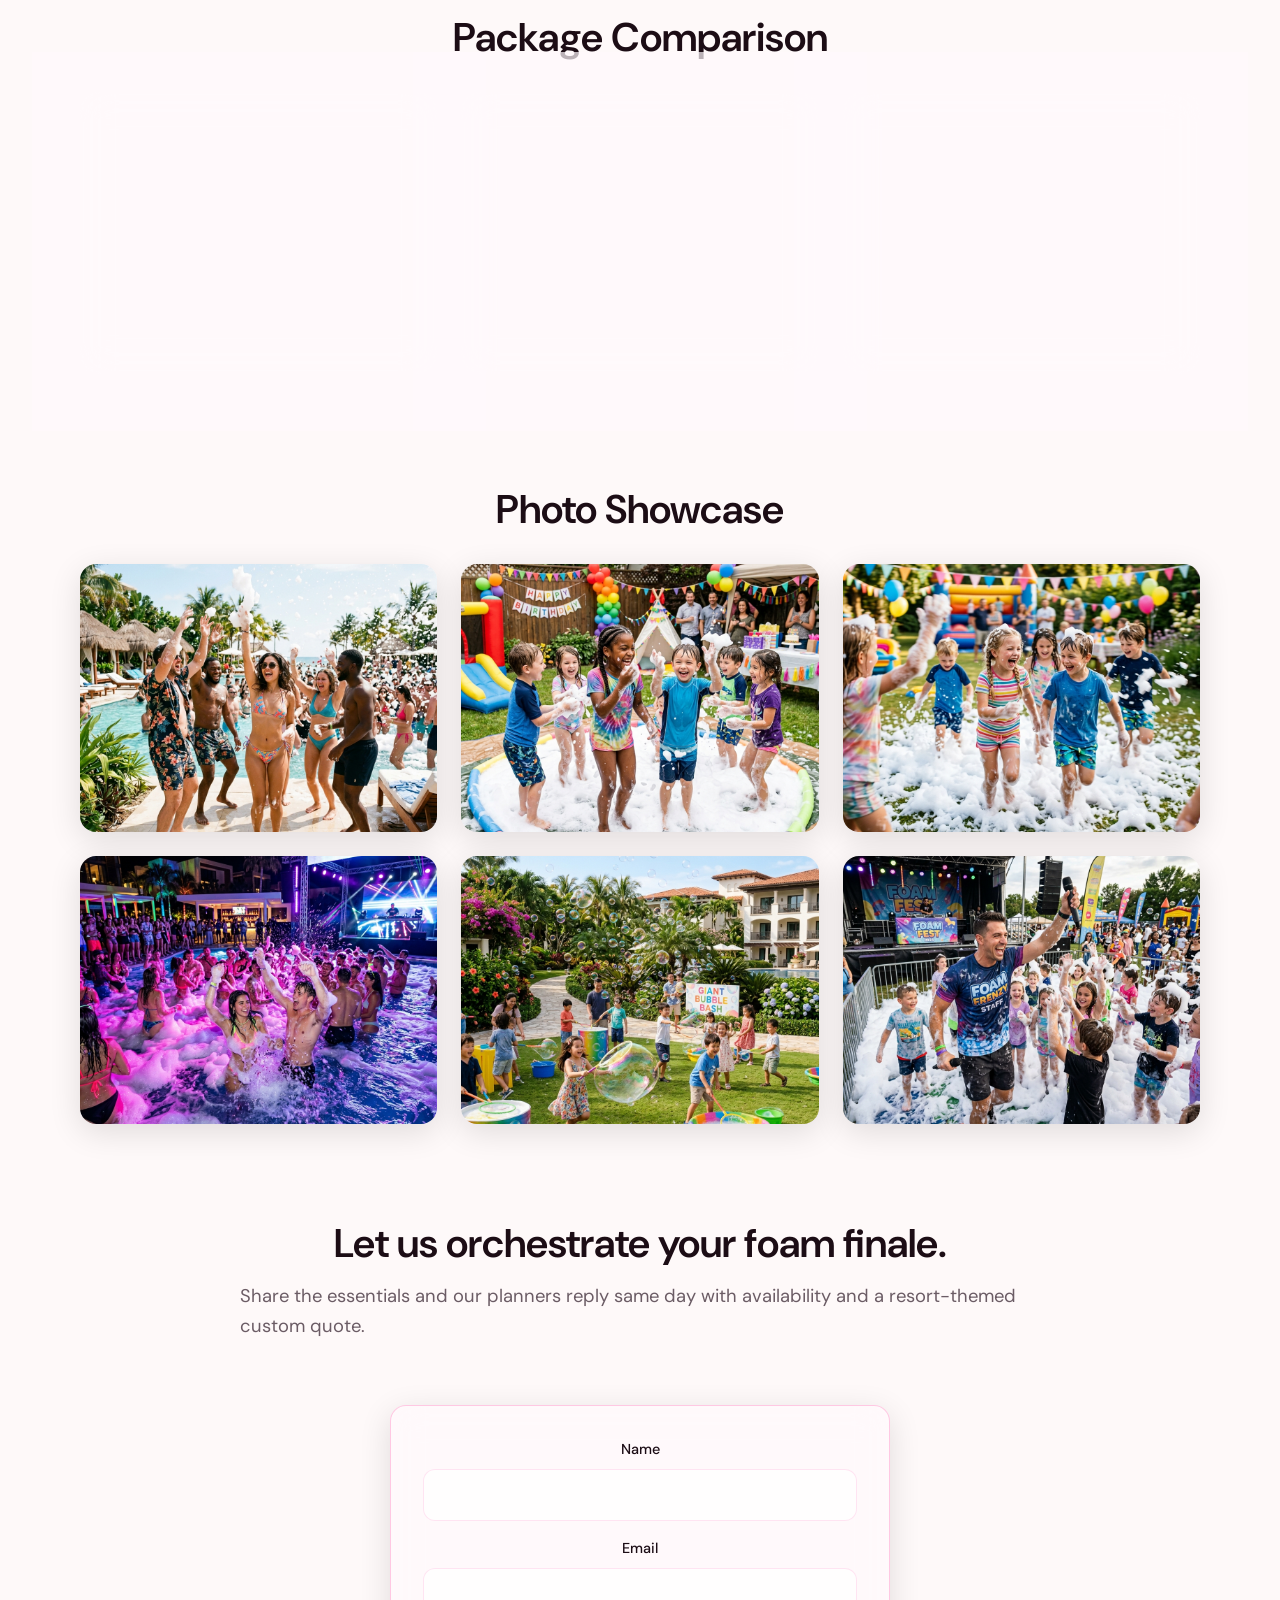
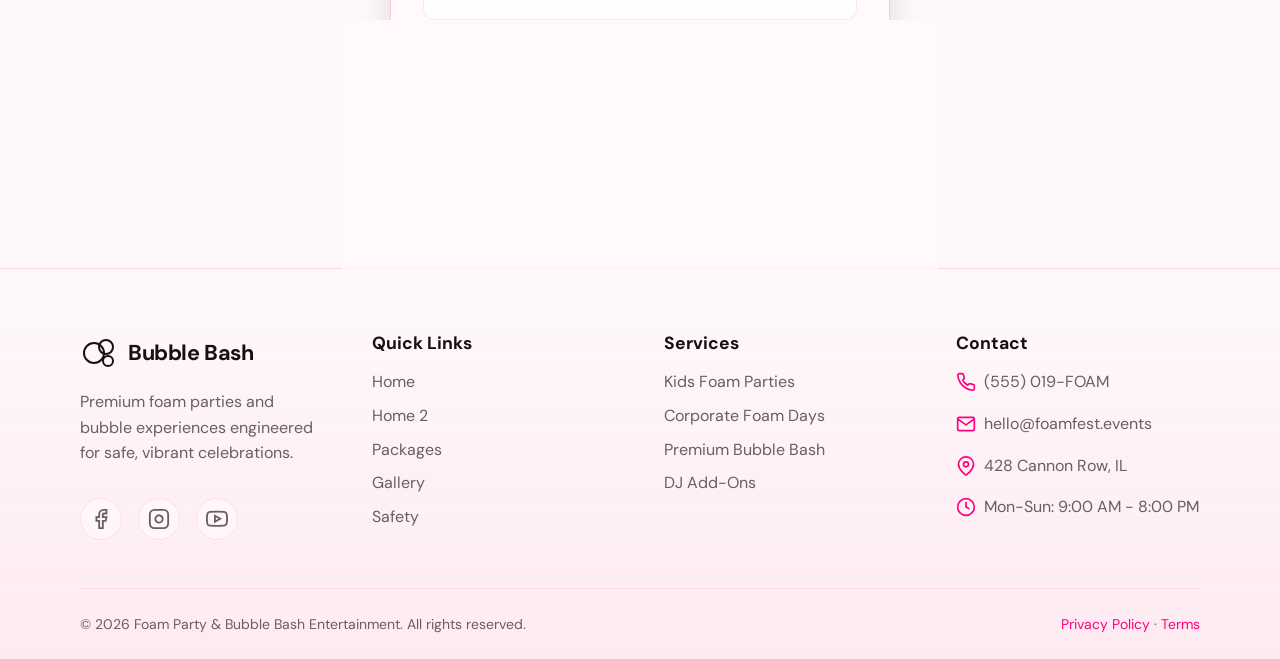
<file: home2.html>
<!DOCTYPE html>
<html lang="en" data-theme="dark" data-dir="ltr" dir="ltr">

<head>
  <meta charset="UTF-8" />
  <meta name="viewport" content="width=device-width, initial-scale=1.0" />
  <title>Foam Party &amp; Bubble Bash Entertainment — Home 2</title>
  <meta name="description" content="Epic resort-style foam parties, neon glow spectacles, and giant bubble bashes. Explore our premium entertainment packages." />
  <link rel="preconnect" href="https://images.unsplash.com" />
  <link rel="dns-prefetch" href="https://images.unsplash.com" />
  <link rel="preconnect" href="https://fonts.googleapis.com" />
  <link rel="preconnect" href="https://fonts.gstatic.com" crossorigin />
  <link
    href="https://fonts.googleapis.com/css2?family=DM+Sans:ital,opsz,wght@0,9..40,400;0,9..40,500;0,9..40,600;0,9..40,700&display=swap"
    rel="stylesheet" />
  <link href="https://api.fontshare.com/v2/css?f[]=clash-display@400,500,600,700&display=swap" rel="stylesheet" />
  <link rel="stylesheet" href="styles.css" />
  <link rel="icon" type="image/svg+xml" href="favicon.svg" />
  <script src="script.js" defer></script>
</head>

<body>
  <a class="skip-link" href="#main">Skip to content</a>
  <header class="site-header" id="siteHeader">
    <div class="header-inner">
      <a href="index.html" class="logo-link" aria-label="Foam Party &amp; Bubble Bash Entertainment home">
        <svg class="logo-icon" viewBox="0 0 40 40" aria-hidden="true">
          <circle cx="14" cy="20" r="10" stroke="currentColor" stroke-width="2" fill="none" />
          <circle cx="26" cy="14" r="7" stroke="currentColor" stroke-width="2" fill="none" />
          <circle cx="28" cy="28" r="5" stroke="currentColor" stroke-width="2" fill="none" />
        </svg>
        <span class="logo-wordmark">Bubble Bash</span>
      </a>

      <nav class="nav-desktop" aria-label="Primary navigation">
        <ul class="nav-list">
          <li><a href="index.html">Home</a></li>
          <li><a href="home2.html">Home 2</a></li>
          <li><a href="about.html">About</a></li>
          <li><a href="packages.html">Packages</a></li>
          <li><a href="gallery.html">Gallery</a></li>
          <li><a href="safety.html">Safety</a></li>
          <li><a href="contact.html">Contact</a></li>
        </ul>
      </nav>

      <div class="header-actions">
        <a class="btn btn--primary btn--header btn--icon-only" href="booking.html" aria-label="Book Now">
          <svg width="20" height="20" viewBox="0 0 24 24" fill="none" stroke="currentColor" stroke-width="2" stroke-linecap="round" stroke-linejoin="round">
            <path d="M16 2v4M8 2v4M3 10h18M5 4h14a2 2 0 0 1 2 2v14a2 2 0 0 1-2 2H5a2 2 0 0 1-2-2V6a2 2 0 0 1 2-2z" />
            <path d="m9 16 2 2 4-4" />
          </svg>
        </a>

        <button type="button" class="icon-btn" data-theme-toggle aria-label="Toggle dark and light mode">
          <svg viewBox="0 0 24 24" fill="none" stroke-width="2" stroke-linecap="round">
            <circle cx="12" cy="12" r="4" />
            <path
              d="M12 2v2M12 20v2M4.93 4.93l1.41 1.41M17.66 17.66l1.41 1.41M2 12h2M20 12h2M4.93 19.07l1.41-1.41M17.66 6.34l1.41-1.41" />
          </svg>
        </button>
        <button type="button" class="icon-btn" data-dir-toggle aria-label="Toggle text direction">
          <svg viewBox="0 0 24 24" fill="none" stroke="currentColor" stroke-width="2" stroke-linecap="round" stroke-linejoin="round">
            <path d="M4 8h16M16 4l4 4-4 4" />
            <path d="M20 16H4M8 12l-4 4 4 4" />
          </svg>
        </button>
      </div>

      <button type="button" class="hamburger" data-menu-open aria-expanded="false" aria-controls="mobileOverlay"
        aria-label="Open menu">
        <svg width="24" height="24" viewBox="0 0 24 24" fill="none" stroke-width="2">
          <path d="M4 6h16M4 12h16M4 18h16" />
        </svg>
      </button>
    </div>
  </header>

  <div class="mobile-overlay" id="mobileOverlay" aria-hidden="true">
    <button type="button" class="mobile-overlay-close" data-menu-close aria-label="Close menu">✕</button>
    <nav aria-label="Mobile navigation">
      <ul class="mobile-overlay-nav">
        <li><a href="index.html">Home</a></li>
          <li><a href="home2.html">Home 2</a></li>
        <li><a href="about.html">About</a></li>
        <li><a href="packages.html">Packages</a></li>
        <li><a href="gallery.html">Gallery</a></li>
        <li><a href="safety.html">Safety</a></li>
        <li><a href="contact.html">Contact</a></li>
      </ul>
      <div class="mobile-overlay-cta">
        <a class="btn btn--primary btn--full" href="booking.html">Book Now</a>
        <div style="display: flex; gap: 0.5rem; justify-content: center; margin-top: 1rem">
          <button type="button" class="icon-btn" data-theme-toggle aria-label="Toggle theme">
            <svg viewBox="0 0 24 24" fill="none" stroke-width="2">
              <circle cx="12" cy="12" r="4" />
              <path d="M12 2v2M12 20v2M4.93 4.93l1.41 1.41M17.66 17.66l1.41 1.41M2 12h2M20 12h2" />
            </svg>
          </button>
          <button type="button" class="icon-btn" data-dir-toggle aria-label="Toggle direction">
            <svg viewBox="0 0 24 24" fill="none" stroke="currentColor" stroke-width="2" stroke-linecap="round" stroke-linejoin="round">
              <path d="M4 8h16M16 4l4 4-4 4" />
              <path d="M20 16H4M8 12l-4 4 4 4" />
            </svg>
          </button>
        </div>
      </div>
    </nav>
  </div>

  <main id="main">
    <section class="section" style="padding-bottom: var(--space-3xl); background: linear-gradient(180deg, rgba(255, 0, 127, 0.04) 0%, rgba(255, 170, 0, 0.02) 100%); position: relative; border-bottom: 1px solid var(--color-border);" aria-label="Premium hero">
      <div class="container hero-split">
        <div data-animate>
          <h1 data-animate>Cinematic Foam Moments, Engineered for Crowds</h1>
          <p class="lead" data-animate style="text-align: left !important; margin-inline: 0 !important;">From private birthdays to resort pool festivals, we engineer the perfect foam experience.</p>
          <div class="hero__actions">
            <a class="btn btn--primary" href="packages.html">Explore Packages</a>
            <a class="btn btn--secondary" href="contact.html">Plan With Us</a>
          </div>
        </div>
        <div data-animate style="position: relative; min-height: 380px">
          <div class="bubbles-layer" data-bubbles aria-hidden="true" style="z-index: 1"></div>
          <div style="position: absolute; inset: 0; border-radius: var(--radius-card); overflow: hidden; z-index: 0">
            <img src="glow_neon_pool.png"
              alt="Vibrant night pool party with neon UV glow foam and colorful lighting" width="1200" height="800"
              style="width: 100%; height: 100%; object-fit: cover" fetchpriority="high" />
            <div
              style="position: absolute; inset: 0; background: linear-gradient(135deg, rgba(6,11,24,0.65), transparent)">
            </div>
          </div>
        </div>
      </div>
      <!-- Organic curved transition wave -->
      <div class="hero-wave" style="position: absolute; bottom: -1px; left: 0; right: 0; line-height: 0; z-index: 5; pointer-events: none;">
        <svg viewBox="0 0 1200 120" preserveAspectRatio="none" style="position: relative; display: block; width: 100%; height: 40px; transform: rotateY(180deg);">
          <path d="M321.39,56.44c58-10.79,114.16-30.13,172-41.86,82.39-16.72,168.19-17.73,250.45-.39C823.78,31,906.67,72,985.66,92.83c70.05,18.48,146.53,26.09,214.34,3V120H0V95.8C55.77,99.73,193,101.4,321.39,56.44z" fill="var(--color-bg)"></path>
        </svg>
      </div>
    </section>

    <section class="section">
      <div class="container">
        <h2 class="text-center" data-animate>Services Showcase</h2>
        <p class="text-center lead" data-animate style="margin-inline: auto">
          We bring high-energy resort-style entertainment directly to your venue. Check out our signature services.
        </p>

        <div class="feature-grid" style="margin-top: var(--space-xl)" data-animate>
          <article class="glass-card" style="position: relative; min-height: 250px; padding: 0; overflow: hidden">
            <img src="playful_foam_kids_v2.png"
              alt="Kids playing in thick colorful foam at a summer party" loading="lazy" width="600" height="400"
              style="width: 100%; height: 100%; object-fit: cover; position: absolute; inset: 0;" />
            <div class="snap-label">
              Foam Floors
              <span style="display: block; font-size: 0.85rem; font-weight: 500; opacity: 0.95; color: var(--color-accent-2); margin-top: 2px;">Starting at $749</span>
            </div>
          </article>
          <article class="glass-card" style="position: relative; min-height: 250px; padding: 0; overflow: hidden">
            <img src="bubble_bash_magic_v2.png"
              alt="Floating rainbow soap bubbles catching sunlight" loading="lazy" width="600" height="400"
              style="width: 100%; height: 100%; object-fit: cover; position: absolute; inset: 0;" />
            <div class="snap-label">
              Bubble Bashes
              <span style="display: block; font-size: 0.85rem; font-weight: 500; opacity: 0.95; color: var(--color-accent-2); margin-top: 2px;">Starting at $399</span>
            </div>
          </article>
          <article class="glass-card" style="position: relative; min-height: 250px; padding: 0; overflow: hidden">
            <img src="glow_neon_foam_party_v2.png"
              alt="Corporate team celebrating together at an outdoor company event" loading="lazy" width="600"
              height="400" style="width: 100%; height: 100%; object-fit: cover; position: absolute; inset: 0;" />
            <div class="snap-label">
              Corporate Spectacles
              <span style="display: block; font-size: 0.85rem; font-weight: 500; opacity: 0.95; color: var(--color-accent-2); margin-top: 2px;">Starting at $899</span>
            </div>
          </article>
          <article class="glass-card" style="position: relative; min-height: 250px; padding: 0; overflow: hidden">
            <img src="outdoor_festivals_showcase.png"
              alt="Outdoor festival seating with guests enjoying an evening celebration" loading="lazy" width="600"
              height="400" style="width: 100%; height: 100%; object-fit: cover; position: absolute; inset: 0;" />
            <div class="snap-label">
              Outdoor Festivals
              <span style="display: block; font-size: 0.85rem; font-weight: 500; opacity: 0.95; color: var(--color-accent-2); margin-top: 2px;">Starting at $1,299</span>
            </div>
          </article>
        </div>
      </div>
    </section>

    <section class="section">
      <div class="container">
        <h2 class="text-center" data-animate>Package Comparison</h2>
        <div class="comparison-grid" style="margin-top: var(--space-xl)">
          <div class="comparison-card glass-card" data-animate>
            <h3>Starter</h3>
            <ul class="comparison-list">
              <li><svg width="18" height="18" viewBox="0 0 24 24" fill="none" stroke-width="3">
                  <polyline points="20 6 9 17 4 12" />
                </svg> Single Foam </li>
              <li><svg class="no" width="18" height="18" viewBox="0 0 24 24" fill="none" stroke-width="3">
                  <line x1="18" y1="6" x2="6" y2="18" />
                  <line x1="6" y1="6" x2="18" y2="18" />
                </svg> Hosted Games</li>
              <li><svg class="no" width="18" height="18" viewBox="0 0 24 24" fill="none" stroke-width="3">
                  <line x1="18" y1="6" x2="6" y2="18" />
                  <line x1="6" y1="6" x2="18" y2="18" />
                </svg> Bubble Tunnel</li>
              <li><svg class="no" width="18" height="18" viewBox="0 0 24 24" fill="none" stroke-width="3">
                  <line x1="18" y1="6" x2="6" y2="18" />
                  <line x1="6" y1="6" x2="18" y2="18" />
                </svg> Stage MC</li>
            </ul>
          </div>
          <div class="comparison-card glass-card" style="border-color: var(--color-accent)" data-animate>
            <h3>Classic</h3>
            <ul class="comparison-list">
              <li><svg width="18" height="18" viewBox="0 0 24 24" fill="none" stroke-width="3">
                  <polyline points="20 6 9 17 4 12" />
                </svg> Dual Foam </li>
              <li><svg width="18" height="18" viewBox="0 0 24 24" fill="none" stroke-width="3">
                  <polyline points="20 6 9 17 4 12" />
                </svg> Hosted Games</li>
              <li><svg width="18" height="18" viewBox="0 0 24 24" fill="none" stroke-width="3">
                  <polyline points="20 6 9 17 4 12" />
                </svg> Bubble Tunnel</li>
              <li><svg class="no" width="18" height="18" viewBox="0 0 24 24" fill="none" stroke-width="3">
                  <line x1="18" y1="6" x2="6" y2="18" />
                  <line x1="6" y1="6" x2="18" y2="18" />
                </svg> Stage MC</li>
            </ul>
          </div>
          <div class="comparison-card glass-card" data-animate>
            <h3>Premium</h3>
            <ul class="comparison-list">
              <li><svg width="18" height="18" viewBox="0 0 24 24" fill="none" stroke-width="3">
                  <polyline points="20 6 9 17 4 12" />
                </svg> High-Output</li>
              <li><svg width="18" height="18" viewBox="0 0 24 24" fill="none" stroke-width="3">
                  <polyline points="20 6 9 17 4 12" />
                </svg> Interaction</li>
              <li><svg width="18" height="18" viewBox="0 0 24 24" fill="none" stroke-width="3">
                  <polyline points="20 6 9 17 4 12" />
                </svg> Priority Routing</li>
              <li><svg width="18" height="18" viewBox="0 0 24 24" fill="none" stroke-width="3">
                  <polyline points="20 6 9 17 4 12" />
                </svg> Full Stage Show</li>
            </ul>
          </div>
        </div>
      </div>
    </section>

    <section class="section section--tight">
      <div class="container">
        <h2 class="text-center" data-animate>Photo Showcase</h2>
        <div class="gallery-grid" style="margin-top: var(--space-xl)">
          <div class="gallery-card glass-card" data-animate>
            <img src="gallery_1_v2.png" alt="Joyful party guests dancing outdoors at a daytime celebration"
              loading="lazy" />
            <div class="gallery-caption">Sunlit Foam Wave</div>
          </div>
          <div class="gallery-card glass-card" data-animate>
            <img src="gallery_2.png" alt="Children playing together in foam during a birthday celebration"
              loading="lazy" />
            <div class="gallery-caption">Birthday Foam Rush</div>
          </div>
          <div class="gallery-card glass-card" data-animate>
            <img src="gallery_3.png" alt="Kids laughing while enjoying outdoor party games" loading="lazy" />
            <div class="gallery-caption">Kids Takeover</div>
          </div>
          <div class="gallery-card glass-card" data-animate>
            <img src="glow_neon_foam_party_v2.png" alt="Outdoor evening celebration with festive lighting" loading="lazy" />
            <div class="gallery-caption">Evening Glow</div>
          </div>
          <div class="gallery-card glass-card" data-animate>
            <img src="attraction_bubble_bash.png" alt="Outdoor festival crowd seated under evening sky" loading="lazy" />
            <div class="gallery-caption">Festival Ready</div>
          </div>
          <div class="gallery-card glass-card" data-animate>
            <img src="foam_games.png" alt="High-energy foam celebration in a park" loading="lazy" />
            <div class="gallery-caption">Park Foam Party</div>
          </div>
        </div>
      </div>
    </section>

    <section class="section section--tight">
      <div class="container split-cta">
        <div data-animate>
          <h2>Let us orchestrate your foam finale.</h2>
          <p class="lead" style="text-align: left !important; margin-inline: 0 !important;">Share the essentials and our planners reply same day with availability and a resort-themed custom quote.</p>
        </div>
        <form class="glass-card mini-form" data-animate action="#" method="post">
          <label for="qe-name">Name</label>
          <input class="input" id="qe-name" name="name" type="text" autocomplete="name" required />
          <label for="qe-email">Email</label>
          <input class="input" id="qe-email" name="email" type="email" autocomplete="email" required />
          <label for="qe-date">Event Date</label>
          <input class="input" id="qe-date" name="date" type="date" required />
          <button type="submit" class="btn btn--primary btn--full">Submit Enquiry</button>
        </form>
      </div>
    </section>
  </main>

  <footer class="site-footer">
    <div class="container footer-grid">
      <div class="footer-col">
        <a href="index.html" class="logo-link" style="margin-bottom: var(--space-md)">
          <svg class="logo-icon" viewBox="0 0 40 40" aria-hidden="true">
            <circle cx="14" cy="20" r="10" stroke="currentColor" stroke-width="2" fill="none" />
            <circle cx="26" cy="14" r="7" stroke="currentColor" stroke-width="2" fill="none" />
            <circle cx="28" cy="28" r="5" stroke="currentColor" stroke-width="2" fill="none" />
          </svg>
          <span class="logo-wordmark">Bubble Bash</span>
        </a>
        <p style="color: var(--color-text-muted); margin-bottom: var(--space-md)">
          Premium foam parties and bubble experiences engineered for safe, vibrant celebrations.
        </p>
        <div class="footer-social" aria-label="Social links">
          <a href="#" aria-label="Facebook"><svg width="22" height="22" viewBox="0 0 24 24" fill="none"
              stroke-width="2">
              <path d="M18 2h-3a5 5 0 0 0-5 5v3H7v4h3v8h4v-8h3l1-4h-4V7a1 1 0 0 1 1-1h3z" />
            </svg></a>
          <a href="#" aria-label="Instagram"><svg width="22" height="22" viewBox="0 0 24 24" fill="none"
              stroke-width="2">
              <rect x="2" y="2" width="20" height="20" rx="5" />
              <path d="M16 11.37A4 4 0 1 1 12.63 8 4 4 0 0 1 16 11.37zM17.5 6.5h.01" />
            </svg></a>
          <a href="#" aria-label="YouTube"><svg width="22" height="22" viewBox="0 0 24 24" fill="none" stroke-width="2">
              <path
                d="M22.54 6.42a2.78 2.78 0 0 0-1.94-2C18.88 4 12 4 12 4s-6.88 0-8.6.46a2.78 2.78 0 0 0-1.94 2A29 29 0 0 0 1 11.75a29 29 0 0 0 .46 5.33A2.78 2.78 0 0 0 3.4 19c1.72.46 8.6.46 8.6.46s6.88 0 8.6-.46a2.78 2.78 0 0 0 1.94-2 29 29 0 0 0 .46-5.25 29 29 0 0 0-.46-5.33z" />
              <polygon points="9.75 15.02 15.5 11.75 9.75 8.48 9.75 15.02" />
            </svg></a>
        </div>
      </div>
      <div class="footer-col">
        <h4>Quick Links</h4>
        <ul class="footer-links">
          <li><a href="index.html">Home</a></li>
          <li><a href="home2.html">Home 2</a></li>
          <li><a href="packages.html">Packages</a></li>
          <li><a href="gallery.html">Gallery</a></li>
          <li><a href="safety.html">Safety</a></li>
        </ul>
      </div>
      <div class="footer-col">
        <h4>Services</h4>
        <ul class="footer-links">
          <li><a href="packages.html">Kids Foam Parties</a></li>
          <li><a href="packages.html">Corporate Foam Days</a></li>
          <li><a href="packages.html">Premium Bubble Bash</a></li>
          <li><a href="booking.html">DJ Add-Ons</a></li>
        </ul>
      </div>
      <div class="footer-col">
        <h4>Contact</h4>
        <p style="display: flex; gap: 0.5rem; align-items: flex-start">
          <svg width="20" height="20" viewBox="0 0 24 24" fill="none" stroke-width="2">
            <path
              d="M22 16.92v3a2 2 0 0 1-2.18 2 19.79 19.79 0 0 1-8.63-3.07 19.5 19.5 0 0 1-6-6 19.79 19.79 0 0 1-3.07-8.67A2 2 0 0 1 4.11 2h3a2 2 0 0 1 2 1.72 12.84 12.84 0 0 0 .7 2.81 2 2 0 0 1-.45 2.11L8.09 9.91a16 16 0 0 0 6 6l1.27-1.27a2 2 0 0 1 2.11-.45 12.84 12.84 0 0 0 2.81.7A2 2 0 0 1 22 16.92z" />
          </svg>
          <span style="color: var(--color-text-muted)">(555) 019-FOAM</span>
        </p>
        <p style="display: flex; gap: 0.5rem; align-items: flex-start">
          <svg width="20" height="20" viewBox="0 0 24 24" fill="none" stroke-width="2">
            <path d="M4 4h16c1.1 0 2 .9 2 2v12c0 1.1-.9 2-2 2H4c-1.1 0-2-.9-2-2V6c0-1.1.9-2 2-2z" />
            <polyline points="22,6 12,13 2,6" />
          </svg>
          <span style="color: var(--color-text-muted)">hello@foamfest.events</span>
        </p>
        <p style="display: flex; gap: 0.5rem; align-items: flex-start">
          <svg width="20" height="20" viewBox="0 0 24 24" fill="none" stroke-width="2">
            <path d="M21 10c0 7-9 13-9 13s-9-6-9-13a9 9 0 0 1 18 0z" />
            <circle cx="12" cy="10" r="3" />
          </svg>
          <span style="color: var(--color-text-muted)">428 Cannon Row, IL</span>
        </p>
        <p style="display: flex; gap: 0.5rem; align-items: flex-start">
          <svg width="20" height="20" viewBox="0 0 24 24" fill="none" stroke-width="2">
            <circle cx="12" cy="12" r="10" />
            <polyline points="12 6 12 12 16 14" />
          </svg>
          <span style="color: var(--color-text-muted)">Mon-Sun: 9:00 AM - 8:00 PM</span>
        </p>
      </div>
    </div>
    <div class="container footer-bottom">
      <span>© 2026 Foam Party &amp; Bubble Bash Entertainment. All rights reserved.</span>
      <span><a href="#">Privacy Policy</a> · <a href="#">Terms</a></span>
    </div>
  </footer>
  <button type="button" class="back-to-top" data-back-to-top aria-label="Back to top">
    <svg viewBox="0 0 24 24">
      <path d="M12 19V5M5 12l7-7 7 7" stroke-linecap="round" stroke-linejoin="round" />
    </svg>
  </button>
</body>

</html>
</file>
<file: styles.css>
/* FoamFest — Design System & Global Styles */

:root {
  --font-heading: "Clash Display", "DM Sans", system-ui, sans-serif;
  --font-body: "DM Sans", system-ui, sans-serif;
  --radius-card: 16px;
  --radius-pill: 50px;
  --header-height: 72px;
  --space-xs: 0.25rem;
  --space-sm: 0.5rem;
  --space-md: 1rem;
  --space-lg: 1.5rem;
  --space-xl: 2rem;
  --space-2xl: 3rem;
  --space-3xl: 4rem;
  --transition: 0.25s ease;
  --shadow-soft: 0 8px 32px rgba(0, 0, 0, 0.12);
  --shadow-glow-fuchsia: 0 0 40px rgba(255, 0, 127, 0.35); /* Updated to Fuchsia glow */
  --shadow-glow-fuchsia: 0 0 40px rgba(255, 0, 127, 0.35);
}

[data-theme="light"] {
  --color-bg: #fef9f9;
  --color-bg-elevated: rgba(255, 255, 255, 0.85);
  --color-surface: rgba(255, 250, 252, 0.70);
  --color-text: #1c0d15;
  --color-text-muted: #6b5c65;
  --color-border: rgba(255, 0, 127, 0.1);
  --color-accent: #ff007f; /* Bubble-gum Pink */
  --color-accent-2: #ffaa00; /* Sunshine Orange/Yellow */
  --header-bg: rgba(254, 249, 249, 0.75);
  --glass-border: rgba(255, 0, 127, 0.2);
}

[data-theme="dark"] {
  --color-bg: #0d070b; /* Rich deep raspberry-dark background */
  --color-bg-elevated: rgba(24, 11, 19, 0.85);
  --color-surface: rgba(38, 17, 30, 0.55);
  --color-text: #fef9fb;
  --color-text-muted: #d8b9cb;
  --color-border: rgba(255, 0, 127, 0.15);
  --color-accent: #ff007f; /* Bubble-gum Pink */
  --color-accent-2: #ffaa00; /* Sunshine Orange/Yellow */
  --header-bg: rgba(13, 7, 11, 0.72);
  --glass-border: rgba(255, 0, 127, 0.25);
}

*,
*::before,
*::after {
  box-sizing: border-box;
}

html {
  scroll-behavior: smooth;
}

body {
  margin: 0;
  font-family: var(--font-body);
  font-size: 1rem;
  line-height: 1.6;
  color: var(--color-text);
  background-color: var(--color-bg);
  min-height: 100vh;
}

body.menu-open {
  overflow: hidden;
}

img {
  display: block;
  max-width: 100%;
}

a {
  color: var(--color-accent);
  text-decoration: none;
  transition: color var(--transition), opacity var(--transition);
}

a:hover {
  color: var(--color-accent-2);
}

h1,
h2,
h3,
h4 {
  font-family: var(--font-heading);
  font-weight: 600;
  line-height: 1.15;
  margin: 0 0 var(--space-md);
}

h1 {
  font-size: clamp(2rem, 5vw, 3.5rem);
  text-align: center;
  margin-inline: auto;
}

h2 {
  font-size: clamp(1.75rem, 3.5vw, 2.5rem);
  text-align: center;
  margin-inline: auto;
}

h3 {
  font-size: clamp(1.25rem, 2vw, 1.5rem);
}

p {
  margin: 0 0 var(--space-md);
  color: var(--color-text-muted);
}

.text-center {
  text-align: center !important;
  margin-inline: auto !important;
}

.lead, .subtxt, .subtitle, .section-subtitle, .hero-subtitle,
section h1 + p, section h2 + p,
.section h1 + p, .section h2 + p {
  font-size: 1.15rem;
  line-height: 1.6;
  max-width: 800px;
  margin-inline: auto !important;
  text-align: center !important;
  display: block;
}

.container {
  width: min(1120px, 92vw);
  margin-inline: auto;
}

.section {
  padding-block: var(--space-3xl);
  padding-inline: var(--space-md);
  position: relative;
}

.section--tight {
  padding-block: var(--space-2xl);
  padding-inline: var(--space-md);
}

/* Buttons */
.btn {
  display: inline-flex;
  align-items: center;
  justify-content: center;
  gap: var(--space-sm);
  min-height: 52px;
  padding: 0 var(--space-xl);
  font-family: var(--font-body);
  font-size: 0.95rem;
  font-weight: 600;
  border-radius: 12px;
  border: 2px solid transparent;
  cursor: pointer;
  transition: transform var(--transition), box-shadow var(--transition),
    background var(--transition), border-color var(--transition), color var(--transition);
  text-decoration: none;
  color: inherit;
}

.btn--primary {
  background: linear-gradient(135deg, var(--color-accent), #ffaa00);
  color: #060b18;
  border-color: transparent;
  box-shadow: var(--shadow-glow-fuchsia);
}

.btn--primary:hover {
  transform: translateY(-2px);
  box-shadow: 0 0 48px rgba(255, 0, 127, 0.45);
}

.btn--secondary {
  background: transparent;
  color: var(--color-text);
  border-color: var(--color-accent);
}

.btn--secondary:hover {
  background: rgba(255, 0, 127, 0.12);
  border-color: var(--color-accent-2);
}

.btn--full {
  width: 100%;
}

.btn--header {
  min-height: 40px;
  padding: 0 var(--space-md);
  font-size: 0.8rem;
}

@media (min-width: 1024px) {
  .btn--header {
    min-height: 40px;
    max-height: 40px;
    padding-inline: var(--space-lg);
    font-size: 0.8125rem;
  }
}

.icon-btn {
  width: 40px;
  height: 40px;
  min-width: 40px;
  min-height: 40px;
  padding: 0;
  display: inline-flex;
  align-items: center;
  justify-content: center;
  border-radius: 50%;
  border: 1px solid var(--color-border);
  background: var(--color-surface);
  color: var(--color-text);
  cursor: pointer;
  transition: border-color var(--transition), background var(--transition);
}

.btn--icon-only {
  width: 40px;
  height: 40px;
  padding: 0;
  border-radius: 50%;
}

.icon-btn:hover {
  border-color: var(--color-accent);
}

.icon-btn svg {
  width: 22px;
  height: 22px;
  stroke: currentColor;
  fill: none;
}

/* Safety Pillars */
.safety-card {
  display: flex;
  flex-direction: column;
  padding: 0 !important;
  overflow: hidden;
  text-align: center;
}

.safety-card-media {
  width: 100%;
  aspect-ratio: 16 / 9;
  overflow: hidden;
  margin-bottom: var(--space-lg);
  border-bottom: 1px solid var(--color-border);
}

.safety-card-media img {
  width: 100%;
  height: 100%;
  object-fit: cover;
  transition: transform 0.5s var(--ease-out);
}

.safety-card:hover .safety-card-media img {
  transform: scale(1.05);
}

.safety-card h3 {
  margin: 0 0 var(--space-xs);
  padding: 0 var(--space-lg);
}

.safety-card p {
  padding: 0 var(--space-lg) var(--space-xl);
}

.safety-card .feature-icon {
  margin-top: -2rem !important;
  background: var(--color-surface);
  border: 1px solid var(--color-border);
  padding: 0.75rem;
  border-radius: 50%;
  box-shadow: var(--shadow-sm);
  position: relative;
  z-index: 2;
}

/* Add-ons */
.addon-grid {
  display: grid;
  grid-template-columns: repeat(auto-fill, minmax(280px, 1fr));
  gap: var(--space-lg);
  margin-top: var(--space-2xl);
}

.addon-card {
  padding: var(--space-xl);
  display: flex;
  flex-direction: column;
  align-items: center;
  text-align: center;
  transition: transform 0.4s ease, border-color 0.4s ease;
  border: 1px solid var(--color-border);
}

.addon-card:hover {
  transform: translateY(-5px);
  border-color: var(--color-accent);
}

.addon-icon-wrap {
  width: 64px;
  height: 64px;
  background: var(--color-accent);
  border-radius: 50%;
  display: flex;
  align-items: center;
  justify-content: center;
  margin-bottom: var(--space-lg);
  color: #000;
  box-shadow: 0 4px 20px rgba(255, 0, 127, 0.4);
}

.addon-card h4 {
  margin-bottom: var(--space-xs);
  color: var(--color-text);
}

.addon-price {
  font-weight: 800;
  color: var(--color-accent-2);
  font-size: 1.25rem;
  letter-spacing: 0.05em;
  margin-bottom: var(--space-xs);
}

/* Builder */
.builder-card {
  max-width: 600px;
  margin-inline: auto;
  padding: var(--space-2xl);
  text-align: center;
}

.builder-options {
  text-align: left;
  margin-top: var(--space-xl);
  display: grid;
  gap: var(--space-md);
}

.builder-option {
  display: flex;
  align-items: center;
  gap: var(--space-md);
  padding: var(--space-sm) var(--space-md);
  border-radius: var(--radius-card);
  background: rgba(255, 255, 255, 0.05);
  cursor: pointer;
  transition: background var(--transition);
}

.builder-option:hover {
  background: rgba(255, 255, 255, 0.1);
}

.builder-option input {
  width: 20px;
  height: 20px;
  accent-color: var(--color-accent);
}

.builder-total {
  margin-top: var(--space-2xl);
  padding-top: var(--space-xl);
  border-top: 1px solid var(--color-border);
}

.total-amount {
  font-family: var(--font-heading);
  font-size: 2.5rem;
  color: var(--color-accent);
  display: block;
}

/* FAQ */
.faq-grid {
  max-width: 800px;
  margin-inline: auto;
  display: grid;
  gap: var(--space-md);
}

.faq-item {
  border-bottom: 1px solid var(--color-border);
}

.faq-trigger {
  width: 100%;
  display: flex;
  justify-content: space-between;
  align-items: center;
  padding-block: var(--space-lg);
  background: none;
  border: none;
  color: var(--color-text);
  font-family: var(--font-heading);
  font-size: 1.1rem;
  font-weight: 600;
  cursor: pointer;
  text-align: left;
}

.faq-icon {
  width: 24px;
  height: 24px;
  display: flex;
  align-items: center;
  justify-content: center;
  background: var(--color-accent);
  color: #060b18;
  border-radius: 50%;
  font-size: 1.2rem;
  transition: transform 0.3s ease;
}

.faq-item.active .faq-icon {
  transform: rotate(45deg);
}

.faq-content {
  max-height: 0;
  overflow: hidden;
  transition: max-height 0.3s ease, padding 0.3s ease;
}

.faq-item.active .faq-content {
  max-height: 200px;
  padding-bottom: var(--space-lg);
}

/* Packages */
.package-card-item {
  position: relative;
  transition: transform 0.4s cubic-bezier(0.33, 1, 0.68, 1), box-shadow 0.4s ease;
  overflow: hidden;
  padding: var(--space-md) !important;
}

.package-card-item:hover {
  transform: translateY(-8px) scale(1.02);
  box-shadow: 0 12px 48px rgba(255, 0, 127, 0.2);
}

.package-badge {
  position: absolute;
  top: var(--space-md);
  right: var(--space-md);
  background: var(--color-accent);
  color: #060b18;
  padding: 4px 12px;
  border-radius: var(--radius-pill);
  font-size: 0.75rem;
  font-weight: 700;
  text-transform: uppercase;
  z-index: 10;
  box-shadow: 0 4px 12px rgba(255, 0, 127, 0.4);
}

.package-card-img {
  width: 100%;
  height: 160px;
  border-radius: 10px;
  overflow: hidden;
  margin-bottom: var(--space-md);
}

.package-card-img img {
  width: 100%;
  height: 100%;
  object-fit: cover;
  transition: transform 0.6s ease;
}

.package-card-item:hover .package-card-img img {
  transform: scale(1.1);
}

/* Values */
.value-block {
  padding: var(--space-md) !important;
}

.value-media {
  width: 100%;
  height: 140px;
  border-radius: 10px;
  overflow: hidden;
  margin-bottom: var(--space-md);
}

.value-media img {
  width: 100%;
  height: 100%;
  object-fit: cover;
  transition: transform 0.5s ease;
}

.value-block:hover .value-media img {
  transform: scale(1.1);
}

/* Team */
.team-avatar {
  width: 120px;
  height: 120px;
  border-radius: 50%;
  overflow: hidden;
  margin: 0 auto var(--space-md);
  border: 2px solid var(--color-accent);
  box-shadow: var(--shadow-glow-fuchsia);
  transition: transform var(--transition);
}

.team-avatar img {
  width: 100%;
  height: 100%;
  object-fit: cover;
}

.glass-card:hover .team-avatar {
  transform: scale(1.05) translateY(-5px);
}

/* Gallery Grid */
.gallery-grid {
  display: grid;
  grid-template-columns: repeat(1, 1fr);
  gap: var(--space-lg);
}

@media (min-width: 640px) {
  .gallery-grid {
    grid-template-columns: repeat(2, 1fr);
  }
}

@media (min-width: 1024px) {
  .gallery-grid {
    grid-template-columns: repeat(3, 1fr);
  }
}

.gallery-card {
  position: relative;
  border-radius: var(--radius-card);
  overflow: hidden;
  aspect-ratio: 4 / 3;
  box-shadow: var(--shadow-soft);
  /* Override glass-card properties to remove outlines and padding */
  padding: 0 !important;
  border: none !important;
  background: none !important;
  backdrop-filter: none !important;
  -webkit-backdrop-filter: none !important;
  display: block !important;
}

.gallery-card img {
  width: 100%;
  height: 100%;
  object-fit: cover;
  transition: transform 0.6s cubic-bezier(0.33, 1, 0.68, 1);
}

.gallery-card:hover img {
  transform: scale(1.1);
}

.gallery-caption {
  position: absolute;
  bottom: 0;
  left: 0;
  right: 0;
  padding: var(--space-lg);
  background: linear-gradient(to top, rgba(6, 11, 24, 0.8), transparent);
  color: #fff;
  font-weight: 600;
  transform: translateY(10px);
  opacity: 0;
  transition: transform 0.4s ease, opacity 0.4s ease;
}

.gallery-card:hover .gallery-caption {
  transform: translateY(0);
  opacity: 1;
}

/* Comparison Grid */
.comparison-grid {
  display: grid;
  grid-template-columns: repeat(1, 1fr);
  gap: var(--space-lg);
}

@media (min-width: 768px) {
  .comparison-grid {
    grid-template-columns: repeat(3, 1fr);
  }
}

.comparison-card {
  padding: var(--space-xl);
  text-align: left;
}

.comparison-card h3 {
  color: var(--color-accent);
  margin-bottom: var(--space-lg);
}

.comparison-list {
  list-style: none;
  padding: 0;
  margin: 0;
}

.comparison-list li {
  display: flex;
  align-items: center;
  gap: var(--space-sm);
  padding-block: var(--space-sm);
  border-bottom: 1px solid var(--color-border);
  font-size: 0.95rem;
}

.comparison-list li:last-child {
  border-bottom: none;
}

.comparison-list svg {
  flex-shrink: 0;
  stroke: var(--color-accent);
}

.comparison-list .no {
  stroke: var(--color-text-muted);
  opacity: 0.5;
}

/* Glass cards */
.glass-card {
  background: var(--color-surface);
  border: 1px solid var(--glass-border);
  border-radius: var(--radius-card);
  backdrop-filter: blur(16px);
  -webkit-backdrop-filter: blur(16px);
  box-shadow: var(--shadow-soft);
  padding: var(--space-xl);
  transition: transform var(--transition), box-shadow var(--transition);
  text-align: center;
  display: flex;
  flex-direction: column;
  align-items: center;
  justify-content: center;
}

/* Specific overrides for alignment */
[data-accordion].glass-card {
  align-items: stretch;
  text-align: left;
}

.accordion-item {
  width: 100%;
  border-bottom: 1px solid var(--color-border);
}

.accordion-item:last-child {
  border-bottom: none;
}

.accordion-trigger {
  width: 100%;
  display: flex;
  justify-content: space-between;
  align-items: center;
  padding: var(--space-lg);
  background: none;
  border: none;
  color: var(--color-text);
  font-family: var(--font-heading);
  font-size: 1.1rem;
  font-weight: 600;
  cursor: pointer;
  text-align: left;
  transition: background var(--transition);
}

.accordion-trigger:hover {
  background: rgba(255, 0, 127, 0.05);
}

.accordion-icon {
  width: 24px;
  height: 24px;
  display: flex;
  align-items: center;
  justify-content: center;
  background: var(--color-accent);
  color: #060b18;
  border-radius: 50%;
  font-size: 1.2rem;
  transition: transform 0.3s ease;
}

.accordion-item.is-open .accordion-icon {
  transform: rotate(45deg);
}

.accordion-panel {
  height: 0;
  overflow: hidden;
  transition: height 0.3s ease;
}

.accordion-panel-inner {
  padding: 0 var(--space-lg) var(--space-lg);
  color: var(--color-text-muted);
  font-size: 0.95rem;
  line-height: 1.6;
}

/* FAQ View More link */
.view-more-faq {
  transition: color var(--transition), opacity var(--transition), transform var(--transition);
}

.view-more-faq:hover {
  color: var(--color-accent-2) !important;
}

.view-more-faq:active {
  transform: scale(0.98);
}

/* Header */
.site-header {
  position: fixed;
  top: 0;
  left: 0;
  right: 0;
  z-index: 1000;
  height: var(--header-height);
  display: flex;
  align-items: center;
  background: transparent;
  transition: background var(--transition), box-shadow var(--transition),
    backdrop-filter var(--transition);
}

.site-header.is-scrolled {
  background: var(--header-bg);
  backdrop-filter: blur(16px);
  -webkit-backdrop-filter: blur(16px);
  box-shadow: 0 4px 24px rgba(0, 0, 0, 0.08);
}

[data-theme="dark"] .site-header.is-scrolled {
  box-shadow: 0 4px 24px rgba(0, 0, 0, 0.35);
}

.header-inner {
  display: flex;
  align-items: center;
  justify-content: space-between;
  width: min(1200px, 94vw);
  margin-inline: auto;
  gap: var(--space-lg);
}

.logo-link {
  display: inline-flex;
  align-items: center;
  gap: var(--space-sm);
  color: var(--color-text);
  font-family: var(--font-heading);
  font-weight: 700;
  font-size: 1.35rem;
  flex-shrink: 0;
}

.logo-icon {
  width: 40px;
  height: 40px;
}

.logo-wordmark {
  letter-spacing: -0.02em;
}

.nav-desktop {
  display: none;
  align-items: center;
  justify-content: center;
  flex: 1;
  gap: var(--space-xs);
}

@media (min-width: 1024px) {
  .nav-desktop {
    display: flex;
  }
}

/* Tight fit at exactly 1024px — prevent "Home 2" from wrapping */
@media (min-width: 1024px) and (max-width: 1199px) {
  .nav-list {
    gap: 0;
  }

  .nav-list a,
  .dropdown-trigger {
    padding: var(--space-sm) 0.5rem;
    font-size: 0.82rem;
    white-space: nowrap;
  }

  .header-inner {
    gap: var(--space-sm);
  }
}

.nav-list {
  display: flex;
  align-items: center;
  gap: var(--space-sm);
  list-style: none;
  margin: 0;
  padding: 0;
}

.nav-list a,
.dropdown-trigger {
  display: inline-flex;
  align-items: center;
  padding: var(--space-sm) var(--space-md);
  color: var(--color-text);
  font-weight: 500;
  font-size: 0.9rem;
  border-radius: var(--radius-pill);
  border: none;
  background: transparent;
  cursor: pointer;
  font-family: inherit;
}

.nav-list a:hover,
.dropdown-trigger:hover {
  background: rgba(255, 0, 127, 0.1);
  color: var(--color-accent);
}

.nav-list a.active {
  color: var(--color-accent);
  background: rgba(255, 0, 127, 0.12);
}

.nav-dropdown-wrap {
  position: relative;
}

.dropdown-panel {
  position: absolute;
  top: 100%;
  left: 50%;
  transform: translateX(-50%) translateY(8px);
  min-width: 220px;
  padding: var(--space-sm);
  background: var(--color-bg-elevated);
  border: 1px solid var(--color-border);
  border-radius: var(--radius-card);
  backdrop-filter: blur(16px);
  list-style: none;
  margin: 0;
  opacity: 0;
  visibility: hidden;
  transition: opacity var(--transition), visibility var(--transition),
    transform var(--transition);
  box-shadow: var(--shadow-soft);
  z-index: 100;
}

.nav-dropdown-wrap:hover .dropdown-panel,
.nav-dropdown-wrap:focus-within .dropdown-panel {
  opacity: 1;
  visibility: visible;
  transform: translateX(-50%) translateY(0);
}

.dropdown-panel a {
  display: block;
  padding: var(--space-sm) var(--space-md);
  color: var(--color-text);
  border-radius: 12px;
  font-size: 0.9rem;
}

.dropdown-panel a:hover,
.dropdown-panel a.active {
  background: rgba(255, 0, 127, 0.12);
  color: var(--color-accent);
}

.header-actions {
  display: none;
  align-items: center;
  gap: var(--space-sm);
  flex-shrink: 0;
}

@media (min-width: 1024px) {
  .header-actions {
    display: flex;
  }
}

.hamburger {
  display: flex;
  width: 40px;
  height: 40px;
  align-items: center;
  justify-content: center;
  border: 1px solid var(--color-border);
  border-radius: var(--radius-card);
  background: var(--color-surface);
  cursor: pointer;
  padding: 0;
}

.hamburger svg {
  stroke: var(--color-text);
}

@media (min-width: 1024px) {
  .hamburger {
    display: none;
  }
}

/* Mobile menu overlay */
.mobile-overlay {
  position: fixed;
  inset: 0;
  z-index: 1001;
  background: rgba(6, 11, 24, 0.92);
  backdrop-filter: blur(12px);
  display: flex;
  flex-direction: column;
  align-items: center;
  justify-content: center;
  padding: var(--space-2xl);
  opacity: 0;
  visibility: hidden;
  transition: opacity var(--transition), visibility var(--transition);
}

.mobile-overlay.is-open {
  opacity: 1;
  visibility: visible;
}

.mobile-overlay-nav {
  list-style: none;
  padding: 0;
  margin: 0 0 var(--space-xl);
  text-align: center;
}

.mobile-overlay-nav li {
  margin-bottom: var(--space-md);
}

.mobile-overlay-nav a {
  font-family: var(--font-heading);
  font-size: 1.35rem;
  color: #f0f6ff;
}

.mobile-overlay-nav a.active {
  color: var(--color-accent);
}

.mobile-overlay-cta {
  display: flex;
  flex-direction: column;
  gap: var(--space-md);
  width: min(280px, 80vw);
}

.mobile-overlay-close {
  position: absolute;
  top: var(--space-lg);
  right: var(--space-lg);
  width: 40px;
  height: 40px;
  border: 1px solid rgba(255, 255, 255, 0.25);
  border-radius: var(--radius-card);
  background: transparent;
  color: #fff;
  cursor: pointer;
}

.mobile-sub {
  margin-top: var(--space-sm);
  padding-left: 0;
  list-style: none;
}

.mobile-sub a {
  font-size: 1rem;
  color: rgba(240, 246, 255, 0.85);
}

/* Main offset for fixed header */
main {
  padding-top: var(--header-height);
}

/* Hero shared */
.hero {
  min-height: calc(100vh - var(--header-height));
  display: flex;
  align-items: center;
  position: relative;
  overflow: hidden;
  padding-block: var(--space-2xl);
}

.hero__bg-img {
  position: absolute;
  inset: 0;
  z-index: 0;
}

.hero__bg-img img {
  width: 100%;
  height: 100%;
  object-fit: cover;
}

.hero__overlay {
  position: absolute;
  inset: 0;
  background: linear-gradient(
    135deg,
    rgba(6, 11, 24, 0.88) 0%,
    rgba(6, 11, 24, 0.45) 50%,
    rgba(255, 45, 155, 0.2) 100%
  );
  z-index: 1;
}

.hero__content {
  position: relative;
  z-index: 2;
  width: min(1120px, 92vw);
  margin-inline: auto;
  color: #ffffff;
}

.hero__content h1 {
  color: #ffffff !important;
}

.hero__actions {
  display: flex;
  flex-wrap: wrap;
  gap: var(--space-md);
  margin-top: var(--space-xl);
  justify-content: center;
}

/* Bubbles & foam particles */
.bubbles-layer {
  position: absolute;
  inset: 0;
  z-index: 2;
  pointer-events: none;
  overflow: hidden;
}

.bubble {
  position: absolute;
  bottom: -80px;
  border-radius: 50%;
  border: 2px solid rgba(255, 0, 127, 0.35);
  background: radial-gradient(
    circle at 30% 30%,
    rgba(255, 255, 255, 0.25),
    transparent 60%
  );
  animation: float-up linear infinite;
}

@keyframes float-up {
  0% {
    transform: translateY(0) translateX(0) rotate(0deg);
    opacity: 0.6;
  }
  100% {
    transform: translateY(-110vh) translateX(20px) rotate(360deg);
    opacity: 0;
  }
}

.foam-rain {
  position: absolute;
  inset: 0;
  z-index: 2;
  pointer-events: none;
  background-image: radial-gradient(
    circle,
    rgba(255, 255, 255, 0.15) 1px,
    transparent 1px
  );
  background-size: 24px 32px;
  animation: foam-shift 20s linear infinite;
  opacity: 0.4;
}

@keyframes foam-shift {
  0% {
    background-position: 0 0;
  }
  100% {
    background-position: 0 400px;
  }
}

.scroll-hint {
  position: absolute;
  bottom: var(--space-xl);
  left: 50%;
  transform: translateX(-50%);
  z-index: 3;
  animation: bounce 2s ease-in-out infinite;
  color: var(--color-accent);
}

@keyframes bounce {
  0%,
  100% {
    transform: translateX(-50%) translateY(0);
  }
  50% {
    transform: translateX(-50%) translateY(8px);
  }
}

/* Feature grid & tilt */
.feature-grid {
  display: grid;
  grid-template-columns: 1fr;
  gap: var(--space-lg);
}

@media (min-width: 768px) {
  .feature-grid {
    grid-template-columns: repeat(2, 1fr);
  }
}

.tilt-card {
  transform-style: preserve-3d;
  perspective: 1000px;
}

.tilt-card .glass-card {
  transform: rotateX(0) rotateY(0);
  transition: transform 0.15s ease-out;
}

@media (pointer: coarse) {
  .tilt-card .glass-card.is-tapping {
    animation: tap-ripple 0.5s ease;
  }
}

@keyframes tap-ripple {
  0% {
    box-shadow: 0 0 0 0 rgba(255, 0, 127, 0.5);
  }
  100% {
    box-shadow: 0 0 0 20px transparent;
  }
}

.card-media {
  width: 100%;
  height: 180px;
  overflow: hidden;
  border-radius: var(--radius-card) var(--radius-card) 0 0;
}

.card-media img {
  width: 100%;
  height: 100%;
  object-fit: cover;
  transition: transform 0.6s cubic-bezier(0.33, 1, 0.68, 1);
}

.tilt-card:hover .card-media img {
  transform: scale(1.1);
}

.feature-content {
  padding: var(--space-xl);
  text-align: center;
}

.feature-icon-float {
  width: 48px;
  height: 48px;
  background: var(--color-bg);
  border: 1px solid var(--color-accent);
  border-radius: 50%;
  display: flex;
  align-items: center;
  justify-content: center;
  margin: -24px auto var(--space-md);
  position: relative;
  z-index: 2;
  box-shadow: var(--shadow-glow-fuchsia);
}

.feature-icon-float svg {
  width: 24px;
  height: 24px;
  stroke: var(--color-accent);
  fill: none;
}

/* Steps */
.steps-wrap {
  display: grid;
  gap: var(--space-2xl);
  position: relative;
}

@media (min-width: 768px) {
  .steps-wrap {
    grid-template-columns: repeat(3, 1fr);
    gap: var(--space-lg);
  }
}

.step-card {
  text-align: center;
  position: relative;
}

.step-num {
  font-family: var(--font-heading);
  font-size: 3rem;
  font-weight: 700;
  -webkit-text-stroke: 2px var(--color-accent);
  color: transparent;
  line-height: 1;
  margin-bottom: var(--space-sm);
}

.step-media {
  width: 100%;
  height: 150px;
  border-radius: 12px;
  overflow: hidden;
  margin-bottom: var(--space-md);
  border: 1px solid var(--color-border);
  box-shadow: var(--shadow-soft);
}

.step-media img {
  width: 100%;
  height: 100%;
  object-fit: cover;
  transition: transform 0.5s ease;
}

.step-card:hover .step-media img {
  transform: scale(1.08);
}

.steps-connector {
  display: none;
}

@media (min-width: 768px) {
  .steps-connector {
    display: block;
    position: absolute;
    top: 48px;
    left: 15%;
    right: 15%;
    height: 2px;
    border-top: 2px dashed var(--color-border);
    z-index: 0;
    pointer-events: none;
  }
}

/* Pricing */
.pricing-grid {
  display: grid;
  grid-template-columns: 1fr;
  gap: var(--space-lg);
  align-items: stretch;
  perspective: 1200px;
}

@media (min-width: 1024px) {
  .pricing-grid {
    grid-template-columns: repeat(3, 1fr);
  }
}

.pricing-card {
  position: relative;
  transform-style: preserve-3d;
}

.pricing-card--featured {
  transform: scale(1.05);
  z-index: 2;
}

.pricing-card--featured .glass-card {
  border-color: var(--color-accent);
  box-shadow: var(--shadow-glow-fuchsia);
}

@media (max-width: 1023px) {
  .pricing-card--featured {
    transform: none;
  }
}

.price-tag {
  font-family: var(--font-heading);
  font-size: 2rem;
  color: var(--color-accent);
}

.check-list {
  list-style: none;
  padding: 0;
  margin: var(--space-lg) 0;
}

.check-list li {
  display: flex;
  align-items: flex-start;
  gap: var(--space-sm);
  margin-bottom: var(--space-sm);
  color: var(--color-text-muted);
}

.check-list svg {
  flex-shrink: 0;
  stroke: var(--color-accent);
}

/* Stats band */
.stats-band {
  background: linear-gradient(135deg, #040814 0%, #0f1a35 100%);
  color: #f0f6ff;
  padding-block: var(--space-3xl);
}

.stats-grid {
  display: grid;
  grid-template-columns: 1fr;
  gap: var(--space-xl);
  text-align: center;
}

@media (min-width: 768px) {
  .stats-grid {
    grid-template-columns: repeat(2, 1fr);
  }
}

@media (min-width: 1024px) {
  .stats-grid {
    grid-template-columns: repeat(4, 1fr);
  }
}

.stat-num {
  font-family: var(--font-heading);
  font-size: clamp(2rem, 4vw, 3rem);
  color: var(--color-accent);
}

/* Testimonial carousel */
.carousel {
  position: relative;
  overflow: hidden;
  border-radius: var(--radius-card);
  max-width: 800px;
  margin-inline: auto;
}

.carousel-track {
  display: flex;
  transition: transform 0.6s cubic-bezier(0.4, 0, 0.2, 1);
}

.carousel-slide {
  flex: 0 0 100%;
  width: 100%;
  padding: var(--space-2xl) var(--space-xl);
  display: flex;
  flex-direction: column;
  align-items: center;
  text-align: center;
}

@media (max-width: 767px) {
  .carousel-slide {
    padding: var(--space-xl) var(--space-md);
  }
}

.carousel-dots {
  display: flex;
  justify-content: center;
  gap: var(--space-sm);
  margin-top: var(--space-lg);
}

.carousel-dot {
  width: 10px;
  height: 10px;
  border-radius: 50%;
  border: none;
  background: var(--color-border);
  cursor: pointer;
  padding: 0;
}

.carousel-dot.is-active {
  background: var(--color-accent);
  transform: scale(1.2);
}

.star-row {
  display: flex;
  gap: 4px;
  margin-bottom: var(--space-md);
  justify-content: center;
}

.star-row svg {
  width: 18px;
  height: 18px;
  stroke: #ffc107;
  fill: #ffc107;
}

.quote-avatar {
  width: 48px;
  height: 48px;
  border-radius: 50%;
  background: linear-gradient(135deg, var(--color-accent), var(--color-accent-2));
  display: flex;
  align-items: center;
  justify-content: center;
  font-weight: 700;
  color: #060b18;
  flex-shrink: 0;
}

.quote-meta {
  display: flex;
  align-items: center;
  justify-content: center;
  gap: var(--space-md);
  margin-top: var(--space-xl);
}

/* CTA banner mesh */
.cta-mesh {
  position: relative;
  overflow: hidden;
  border-radius: var(--radius-card);
  padding: var(--space-3xl) var(--space-xl);
  text-align: center;
  background: #060b18; /* Solid dark base */
}

.cta-mesh::before {
  content: "";
  position: absolute;
  inset: -40%;
  background: conic-gradient(
    from 180deg at 50% 50%,
    rgba(255, 0, 127, 0.1),
    rgba(255, 45, 155, 0.15),
    rgba(255, 0, 127, 0.2),
    rgba(6, 11, 24, 0.9)
  );
  animation: mesh-rotate 18s linear infinite;
  z-index: 0;
}

@keyframes mesh-rotate {
  100% {
    transform: rotate(360deg);
  }
}

.cta-mesh-inner {
  position: relative;
  z-index: 1;
}

/* Home 2 split hero */
.hero-split {
  display: grid;
  gap: var(--space-2xl);
  align-items: center;
  min-height: calc(100vh - var(--header-height));
  padding-block: var(--space-2xl);
}

@media (min-width: 1024px) {
  .hero-split {
    grid-template-columns: 1fr 1fr;
    min-height: auto;
    padding-block: var(--space-3xl);
  }
}

.foam-cannon {
  position: relative;
  height: 360px;
  transform-style: preserve-3d;
  perspective: 800px;
}

.foam-cannon-body {
  position: absolute;
  left: 50%;
  top: 50%;
  width: 220px;
  height: 120px;
  margin-left: -110px;
  margin-top: -60px;
  border-radius: 24px;
  border: 3px solid var(--color-accent);
  background: linear-gradient(145deg, rgba(255, 0, 127, 0.15), transparent);
  transform: rotateY(-18deg) rotateX(8deg);
  box-shadow: 0 20px 60px rgba(255, 0, 127, 0.2);
}

.foam-cannon-barrel {
  position: absolute;
  right: -40px;
  top: 24px;
  width: 100px;
  height: 72px;
  border-radius: 0 36px 36px 0;
  border: 3px solid var(--color-accent-2);
  transform: rotateZ(-5deg);
}

.snap-scroll {
  display: flex;
  gap: var(--space-md);
  overflow-x: auto;
  scroll-snap-type: x mandatory;
  padding-bottom: var(--space-md);
}

.snap-scroll::-webkit-scrollbar {
  height: 6px;
}

.snap-scroll::-webkit-scrollbar-thumb {
  background: var(--color-accent);
  border-radius: 4px;
}

.snap-card {
  flex: 0 0 min(280px, 85vw);
  scroll-snap-align: center;
  border-radius: var(--radius-card);
  overflow: hidden;
  position: relative;
  min-height: 220px;
}

.snap-card img {
  width: 100%;
  height: 100%;
  object-fit: cover;
}

.snap-label {
  position: absolute;
  inset-inline: 0;
  bottom: 0;
  padding: var(--space-md);
  background: linear-gradient(transparent, rgba(6, 11, 24, 0.92));
  color: #fff;
  font-weight: 600;
}

/* Timeline */
.timeline {
  position: relative;
  padding-left: var(--space-xl);
}

[data-dir="rtl"] .timeline {
  padding-left: 0;
  padding-right: var(--space-xl);
}

.timeline::before {
  content: "";
  position: absolute;
  left: 12px;
  top: 0;
  bottom: 0;
  width: 2px;
  background: linear-gradient(var(--color-accent), var(--color-accent-2));
}

[data-dir="rtl"] .timeline::before {
  left: auto;
  right: 12px;
}

.timeline-item {
  position: relative;
  margin-bottom: var(--space-2xl);
  padding-left: var(--space-xl);
}

[data-dir="rtl"] .timeline-item {
  padding-left: 0;
  padding-right: var(--space-xl);
}

.timeline-icon {
  position: absolute;
  left: -4px;
  top: 0;
  width: 36px;
  height: 36px;
  border-radius: 50%;
  border: 2px solid var(--color-accent);
  background: var(--color-bg);
  display: flex;
  align-items: center;
  justify-content: center;
}

[data-dir="rtl"] .timeline-icon {
  left: auto;
  right: -4px;
}

@media (min-width: 768px) {
  .timeline-item:nth-child(even) .timeline-body {
    margin-left: auto;
    max-width: 48%;
  }
  .timeline-item:nth-child(odd) .timeline-body {
    margin-right: auto;
    max-width: 48%;
  }
}

/* Comparison table */
.compare-wrap {
  overflow-x: auto;
  border-radius: var(--radius-card);
  border: 1px solid var(--color-border);
}

.compare-table {
  width: 100%;
  border-collapse: collapse;
  min-width: 520px;
}

.compare-table th,
.compare-table td {
  padding: var(--space-md);
  text-align: center;
  border-bottom: 1px solid var(--color-border);
}

.compare-table th {
  font-family: var(--font-heading);
  background: var(--color-surface);
}

.compare-table td:first-child {
  text-align: left;
  font-weight: 500;
}

/* Masonry */
.masonry {
  column-count: 1;
  column-gap: var(--space-md);
}

@media (min-width: 768px) {
  .masonry {
    column-count: 2;
  }
}

@media (min-width: 1024px) {
  .masonry {
    column-count: 3;
  }
}

.masonry-item {
  break-inside: avoid;
  margin-bottom: var(--space-md);
  border-radius: var(--radius-card);
  overflow: hidden;
  position: relative;
  cursor: pointer;
}

.masonry-item img {
  transition: transform 0.4s ease;
}

.masonry-item:hover img {
  transform: scale(1.08);
}

.masonry-caption {
  position: absolute;
  inset: 0;
  background: rgba(6, 11, 24, 0.55);
  display: flex;
  align-items: flex-end;
  padding: var(--space-md);
  opacity: 0;
  transition: opacity var(--transition);
  color: #fff;
  font-weight: 600;
}

.masonry-item:hover .masonry-caption {
  opacity: 1;
}

/* Trust badges */
.trust-row {
  display: flex;
  flex-wrap: wrap;
  justify-content: center;
  gap: var(--space-xl);
}

.trust-badge {
  text-align: center;
  padding: var(--space-lg);
  border-radius: var(--radius-card);
  border: 1px solid var(--color-border);
  background: var(--color-surface);
  min-width: 140px;
  position: relative;
  overflow: hidden;
}

.trust-badge::after {
  content: "";
  position: absolute;
  inset: 0;
  background: linear-gradient(
    90deg,
    transparent,
    rgba(255, 0, 127, 0.15),
    transparent
  );
  animation: shimmer 3s ease-in-out infinite;
}

@keyframes shimmer {
  0% {
    transform: translateX(-100%);
  }
  100% {
    transform: translateX(100%);
  }
}

.trust-badge svg {
  width: 40px;
  height: 40px;
  margin-bottom: var(--space-sm);
  stroke: var(--color-accent);
  fill: none;
}

/* Final split CTA home2 */
.split-cta {
  display: flex;
  flex-direction: column;
  align-items: center;
  text-align: center;
  gap: var(--space-2xl);
  max-width: 800px;
  margin-inline: auto;
}

.mini-form {
  width: 100%;
  max-width: 500px;
  text-align: left; /* Keep form labels left-aligned within the centered form */
}

.mini-form .input {
  margin-bottom: var(--space-md);
}

/* Breadcrumb */
.breadcrumb {
  display: flex;
  flex-wrap: wrap;
  gap: var(--space-sm);
  font-size: 0.875rem;
  margin-bottom: var(--space-lg);
}

.breadcrumb a {
  color: var(--color-text-muted);
}

/* Two column story */
.story-grid {
  display: grid;
  gap: var(--space-2xl);
  align-items: center;
}

@media (min-width: 768px) {
  .story-grid {
    grid-template-columns: 1fr 1fr;
  }
}

.story-visual {
  border-radius: var(--radius-card);
  overflow: hidden;
  transform-style: preserve-3d;
  min-height: 280px;
}

.story-visual img {
  width: 100%;
  height: 100%;
  object-fit: cover;
}

.mv-grid {
  display: grid;
  gap: var(--space-lg);
}

@media (min-width: 768px) {
  .mv-grid {
    grid-template-columns: repeat(2, 1fr);
  }
}

.mv-card {
  padding: var(--space-xl);
  border-radius: var(--radius-card);
  border: 2px solid transparent;
  background: linear-gradient(var(--color-bg), var(--color-bg)) padding-box,
    linear-gradient(135deg, var(--color-accent), var(--color-accent-2)) border-box;
}

.team-grid {
  display: grid;
  gap: var(--space-lg);
  grid-template-columns: 1fr;
}

@media (min-width: 768px) {
  .team-grid {
    grid-template-columns: repeat(2, 1fr);
  }
}

@media (min-width: 1024px) {
  .team-grid {
    grid-template-columns: repeat(4, 1fr);
  }
}

.team-grid .glass-card {
  justify-content: flex-start;
  height: 100%;
}

.team-card .social a svg {
  stroke: var(--color-text-muted);
}

.values-grid {
  display: grid;
  gap: var(--space-lg);
  grid-template-columns: 1fr;
}

@media (min-width: 768px) {
  .values-grid {
    grid-template-columns: repeat(2, 1fr);
  }
}

@media (min-width: 1024px) {
  .values-grid {
    grid-template-columns: repeat(3, 1fr);
  }
}

.value-block:hover {
  transform: translateY(-6px);
  transition: transform var(--transition);
}

.awards-row {
  display: flex;
  flex-wrap: wrap;
  justify-content: center;
  gap: var(--space-lg);
}

.award-badge {
  padding: var(--space-lg) var(--space-xl);
  border-radius: var(--radius-pill);
  border: 1px solid var(--color-border);
  background: var(--color-surface);
  transition: box-shadow var(--transition), border-color var(--transition);
}

.award-badge:hover {
  box-shadow: 0 0 32px rgba(255, 0, 127, 0.35);
  border-color: var(--color-accent);
}

/* Packages page */
.filter-tabs {
  display: flex;
  flex-wrap: wrap;
  gap: var(--space-sm);
  justify-content: center;
  margin-bottom: var(--space-xl);
}

.filter-tab {
  padding: var(--space-sm) var(--space-lg);
  border-radius: var(--radius-pill);
  border: 1px solid var(--color-border);
  background: transparent;
  color: var(--color-text);
  cursor: pointer;
  font-family: inherit;
  font-weight: 600;
}

.filter-tab.is-active {
  background: rgba(255, 0, 127, 0.2);
  border-color: var(--color-accent);
  color: var(--color-accent);
}

.package-cards-grid {
  display: grid;
  gap: var(--space-lg);
  grid-template-columns: 1fr;
}

@media (min-width: 768px) {
  .package-cards-grid {
    grid-template-columns: repeat(2, 1fr);
  }
}

@media (min-width: 1024px) {
  .package-cards-grid {
    grid-template-columns: repeat(3, 1fr);
  }
}

/* Center last card on tablet when odd number of items */
@media (min-width: 768px) and (max-width: 1023px) {
  .package-cards-grid > article:last-child:nth-child(odd) {
    grid-column: 1 / span 2;
    justify-self: center;
    width: 100%;
    max-width: 500px; /* Matching standard card width for consistency */
  }
}

.package-card-item[data-category] {
  transition: opacity var(--transition), transform var(--transition);
}

.package-card-item.is-hidden {
  display: none;
}

.addon-grid {
  display: grid;
  gap: var(--space-md);
  grid-template-columns: repeat(2, 1fr);
}

@media (min-width: 768px) {
  .addon-grid {
    grid-template-columns: repeat(3, 1fr);
  }
}

@media (min-width: 1024px) {
  .addon-grid {
    grid-template-columns: repeat(3, 1fr);
  }
}

.addon-item {
  text-align: center;
  padding: var(--space-md);
}

.builder-card label {
  display: flex;
  align-items: center;
  gap: var(--space-sm);
  margin-bottom: var(--space-sm);
  cursor: pointer;
}

.builder-total {
  font-family: var(--font-heading);
  font-size: 2rem;
  color: var(--color-accent);
  margin-top: var(--space-md);
}

/* Accordion */
.accordion-item {
  border-bottom: 1px solid var(--color-border);
}

.accordion-trigger {
  width: 100%;
  display: flex;
  align-items: center;
  justify-content: space-between;
  gap: var(--space-md);
  padding: var(--space-lg) var(--space-lg);
  margin: 0;
  background: transparent;
  border: none;
  color: var(--color-text);
  font-family: inherit;
  font-size: 1.05rem;
  font-weight: 600;
  text-align: left;
  cursor: pointer;
  -webkit-appearance: none;
  appearance: none;
}

[data-dir="rtl"] .accordion-trigger {
  text-align: right;
}

.accordion-icon {
  flex-shrink: 0;
  transition: transform var(--transition);
}

.accordion-item.is-open .accordion-icon {
  transform: rotate(45deg);
}

.accordion-panel {
  overflow: hidden;
  transition: height 0.35s ease;
}

.accordion-panel-inner {
  padding-bottom: var(--space-lg);
  color: var(--color-text-muted);
}

.section-accordion > summary {
  cursor: pointer;
  font-family: var(--font-heading);
  font-size: 1.25rem;
  padding: var(--space-md) 0;
  list-style: none;
}

.section-accordion > summary::-webkit-details-marker {
  display: none;
}

/* Gallery */
.gallery-filters {
  display: flex;
  flex-wrap: wrap;
  gap: var(--space-sm);
  justify-content: center;
  margin-bottom: var(--space-xl);
}

.gallery-filter-btn {
  padding: var(--space-sm) var(--space-lg);
  border-radius: var(--radius-pill);
  border: 1px solid var(--color-border);
  background: transparent;
  color: var(--color-text);
  cursor: pointer;
  font-weight: 600;
}

.gallery-filter-btn.is-active {
  background: rgba(255, 0, 127, 0.2);
  border-color: var(--color-accent);
}

.gallery-masonry .gallery-item.is-hidden,
.gallery-masonry [data-gallery-item].is-hidden {
  display: none;
}

/* Lightbox */
.lightbox {
  position: fixed;
  inset: 0;
  z-index: 2000;
  background: rgba(6, 11, 24, 0.94);
  display: flex;
  align-items: center;
  justify-content: center;
  opacity: 0;
  visibility: hidden;
  transition: opacity var(--transition), visibility var(--transition);
}

.lightbox.is-open {
  opacity: 1;
  visibility: visible;
}

.lightbox-img-wrap {
  position: relative;
  max-width: min(90vw, 1200px);
  max-height: 85vh;
}

.lightbox-img-wrap img {
  max-height: 85vh;
  width: auto;
  max-width: 100%;
  border-radius: var(--radius-card);
}

.lightbox-close,
.lightbox-prev,
.lightbox-next {
  position: absolute;
  width: 48px;
  height: 48px;
  border-radius: 50%;
  border: 1px solid rgba(255, 255, 255, 0.35);
  background: rgba(0, 0, 0, 0.4);
  color: #fff;
  cursor: pointer;
  display: flex;
  align-items: center;
  justify-content: center;
}

.lightbox-close {
  top: -56px;
  right: 0;
}

.lightbox-prev {
  left: -64px;
  top: 50%;
  transform: translateY(-50%);
}

.lightbox-next {
  right: -64px;
  top: 50%;
  transform: translateY(-50%);
}

@media (max-width: 768px) {
  .lightbox-prev {
    left: 8px;
  }
  .lightbox-next {
    right: 8px;
  }
  .lightbox-close {
    top: 8px;
    right: 8px;
  }
}

/* Safety page */
.safety-hero-icon svg {
  width: 80px;
  height: 80px;
  stroke: var(--color-accent);
  fill: none;
}

.safety-grid {
  display: grid;
  gap: var(--space-lg);
  grid-template-columns: 1fr;
}

@media (min-width: 768px) {
  .safety-grid {
    grid-template-columns: repeat(2, 1fr);
  }
}

@media (min-width: 1024px) {
  .safety-grid {
    grid-template-columns: repeat(3, 1fr);
  }
}

.cert-row {
  display: flex;
  flex-wrap: wrap;
  gap: var(--space-md);
  justify-content: center;
}

.cert-badge {
  padding: var(--space-md) var(--space-lg);
  border-radius: var(--radius-pill);
  border: 1px solid var(--color-border);
  background: var(--color-surface);
}

/* Booking layout */
.booking-layout {
  display: grid;
  gap: var(--space-3xl);
  align-items: start;
}

@media (min-width: 1024px) {
  .booking-layout {
    grid-template-columns: 1fr 340px;
  }
}

.sidebar-panel {
  padding: var(--space-xl);
  border-radius: var(--radius-card);
  border: 1px solid var(--glass-border);
  background: var(--color-surface);
  backdrop-filter: blur(12px);
  height: fit-content;
  position: sticky;
  top: calc(var(--header-height) + var(--space-xl));
}

.sidebar-panel a {
  display: flex;
  align-items: center;
  gap: var(--space-md);
  margin-bottom: var(--space-md);
  color: var(--color-text);
  font-weight: 500;
  transition: transform var(--transition);
}

.sidebar-panel a:hover {
  transform: translateX(4px);
  color: var(--color-accent);
}

.sidebar-panel svg {
  stroke: var(--color-accent);
  flex-shrink: 0;
}

/* Forms */
.input,
select,
textarea {
  width: 100%;
  min-height: 52px;
  padding: var(--space-sm) var(--space-lg);
  border-radius: 12px;
  border: 1px solid var(--color-border);
  background: var(--color-bg-elevated);
  color: var(--color-text);
  font-family: inherit;
  font-size: 1rem;
  transition: border-color 0.3s ease, box-shadow 0.3s ease;
}

.input:focus,
select:focus,
textarea:focus {
  outline: none;
  border-color: var(--color-accent);
  box-shadow: 0 0 0 4px rgba(255, 0, 127, 0.1);
}

textarea {
  min-height: 140px;
  padding-top: var(--space-md);
  resize: vertical;
}

label {
  display: block;
  margin-bottom: var(--space-sm);
  font-weight: 500;
  font-size: 0.9rem;
}

.form-stack > * {
  margin-bottom: var(--space-md);
}

/* Testimonials */
.rating-hero {
  text-align: center;
  padding: var(--space-3xl) var(--space-md);
}

.big-rating {
  font-family: var(--font-heading);
  font-size: clamp(3rem, 8vw, 5rem);
  color: var(--color-accent);
}

.video-grid {
  display: grid;
  gap: var(--space-lg);
  grid-template-columns: 1fr;
}

@media (min-width: 768px) {
  .video-grid {
    grid-template-columns: repeat(3, 1fr);
  }
}

.video-card {
  position: relative;
  border-radius: var(--radius-card);
  overflow: hidden;
  min-height: 200px;
}

.video-card .play-btn {
  position: absolute;
  inset: 0;
  margin: auto;
  width: 64px;
  height: 64px;
  border-radius: 50%;
  border: 2px solid #fff;
  background: rgba(0, 0, 0, 0.35);
  display: flex;
  align-items: center;
  justify-content: center;
  cursor: pointer;
}

.star-picker button {
  background: none;
  border: none;
  padding: 0 4px;
  cursor: pointer;
}

.star-picker svg {
  width: 28px;
  height: 28px;
  stroke: #ffc107;
  fill: none;
}

.star-picker button.is-active svg,
.star-picker button:hover svg {
  fill: #ffc107;
}

/* Contact */
.contact-split {
  display: grid;
  gap: var(--space-2xl);
}

@media (min-width: 768px) {
  .contact-split {
    grid-template-columns: 1fr 1fr;
  }
}

.info-line {
  display: flex;
  align-items: center;
  gap: var(--space-md);
  margin-bottom: var(--space-lg);
}

.info-line svg {
  flex-shrink: 0;
  stroke: var(--color-accent);
  fill: none;
}

.info-line--centered {
  flex-direction: column;
  text-align: center;
  align-items: center;
  gap: var(--space-sm);
}

.hours-table {
  width: 100%;
  border-collapse: collapse;
}

.hours-table td {
  padding: var(--space-sm);
  border-bottom: 1px solid var(--color-border);
}

.map-container {
  width: 100%;
  height: 400px;
  border-radius: var(--radius-card);
  overflow: hidden;
  border: 1px solid var(--glass-border);
  box-shadow: var(--shadow-lg);
  margin-top: var(--space-3xl);
}

.map-container iframe {
  width: 100%;
  height: 100%;
  border: 0;
  filter: grayscale(0.2) contrast(1.1);
}

[data-theme="dark"] .map-container iframe {
  filter: grayscale(0.6) invert(0.9) hue-rotate(180deg) brightness(0.8);
}

.social-brand-row {
  display: flex;
  flex-wrap: wrap;
  gap: var(--space-md);
}

.social-brand-row a svg {
  width: 28px;
  height: 28px;
}

/* Auth pages */
.auth-page {
  min-height: 100vh;
  display: flex;
  align-items: center;
  justify-content: center;
  padding: var(--space-3xl) var(--space-md);
  position: relative;
  background: var(--color-bg);
}

.auth-bg {
  position: fixed;
  inset: 0;
  z-index: 0;
  overflow: hidden;
}

.auth-bg img {
  width: 100%;
  height: 100%;
  object-fit: cover;
  opacity: 0.35;
}

.auth-bg::after {
  content: "";
  position: absolute;
  inset: 0;
  background: linear-gradient(
    160deg,
    rgba(6, 11, 24, 0.92) 0%,
    rgba(6, 11, 24, 0.75) 100%
  );
}

.auth-toggles {
  position: fixed;
  top: var(--space-lg);
  right: var(--space-lg);
  z-index: 10;
  display: flex;
  gap: var(--space-sm);
}

[data-dir="rtl"] .auth-toggles {
  right: auto;
  left: var(--space-lg);
}

.auth-card {
  position: relative;
  z-index: 1;
  width: min(420px, 100%);
  padding: var(--space-2xl);
  border-radius: var(--radius-card);
  background: rgba(255, 255, 255, 0.08);
  border: 1px solid var(--glass-border);
  backdrop-filter: blur(20px);
  -webkit-backdrop-filter: blur(20px);
}

[data-theme="light"] .auth-card {
  background: rgba(255, 255, 255, 0.92);
  border-color: rgba(6, 11, 24, 0.08);
}

.auth-logo {
  justify-content: center;
  margin-bottom: var(--space-xl);
}

.password-field {
  position: relative;
}

.password-field .toggle-eye {
  position: absolute;
  right: 12px;
  top: 50%;
  transform: translateY(-50%);
  background: none;
  border: none;
  cursor: pointer;
  padding: 4px;
}

[data-dir="rtl"] .password-field .toggle-eye {
  right: auto;
  left: 12px;
}

.password-field input {
  padding-right: 48px;
}

[data-dir="rtl"] .password-field input {
  padding-right: var(--space-md);
  padding-left: 48px;
}

.auth-divider {
  display: flex;
  align-items: center;
  gap: var(--space-md);
  margin: var(--space-xl) 0;
  color: var(--color-text-muted);
  font-size: 0.875rem;
}

.auth-divider::before,
.auth-divider::after {
  content: "";
  flex: 1;
  height: 1px;
  background: var(--color-border);
}

.remember-row {
  display: flex;
  align-items: center;
  justify-content: space-between;
  gap: var(--space-md);
  flex-wrap: wrap;
}

.social-auth-btn {
  display: flex;
  align-items: center;
  justify-content: center;
  gap: var(--space-md);
  width: 100%;
  min-height: 48px;
  margin-bottom: var(--space-sm);
  border-radius: var(--radius-pill);
  border: 1px solid var(--color-border);
  background: var(--color-bg-elevated);
  color: var(--color-text);
  font-weight: 600;
  cursor: pointer;
  font-family: inherit;
}

.auth-footer-text {
  text-align: center;
  margin-top: var(--space-xl);
  font-size: 0.9rem;
}

/* Footer */
.site-footer {
  background: linear-gradient(180deg, transparent, rgba(255, 0, 127, 0.06));
  border-top: 1px solid var(--color-border);
  padding: var(--space-3xl) var(--space-md) var(--space-lg);
  margin-top: 0;
}

.footer-grid {
  display: grid;
  gap: var(--space-2xl);
  grid-template-columns: 1fr;
}

@media (min-width: 768px) {
  .footer-grid {
    grid-template-columns: repeat(2, 1fr);
  }
}

@media (min-width: 1024px) {
  .footer-grid {
    grid-template-columns: repeat(4, 1fr);
  }
}

.footer-col {
  display: flex;
  flex-direction: column;
  align-items: flex-start;
  text-align: left;
}

.footer-col h4 {
  font-size: 1.1rem;
  margin-bottom: var(--space-md);
  color: var(--color-text);
  font-weight: 700;
}

.footer-col p svg {
  stroke: var(--color-accent);
  flex-shrink: 0;
  margin-top: 3px;
}

.footer-links {
  list-style: none;
  padding: 0;
  margin: 0;
}

.footer-links li {
  margin-bottom: var(--space-sm);
}

.footer-links a {
  color: var(--color-text-muted);
}

.footer-social {
  display: flex;
  gap: var(--space-md);
  margin-top: var(--space-md);
}

.footer-social a {
  display: flex;
  align-items: center;
  justify-content: center;
  width: 42px;
  height: 42px;
  border-radius: 50%;
  background: var(--color-surface);
  border: 1px solid var(--color-border);
  transition: all var(--transition);
  color: var(--color-text-muted);
}

.footer-social a:hover {
  background: var(--color-accent);
  border-color: var(--color-accent);
  transform: translateY(-4px);
  box-shadow: var(--shadow-glow-fuchsia);
  color: #060b18;
}

.footer-social a svg {
  stroke: currentColor;
  fill: none;
}

.footer-bottom {
  margin-top: var(--space-2xl);
  padding-top: var(--space-lg);
  border-top: 1px solid var(--color-border);
  display: flex;
  flex-wrap: wrap;
  gap: var(--space-md);
  justify-content: space-between;
  font-size: 0.875rem;
  color: var(--color-text-muted);
}

/* Scroll animations */
[data-animate] {
  opacity: 0;
  transform: translateY(28px);
  transition: opacity 0.7s ease, transform 0.7s ease;
}

[data-animate].visible {
  opacity: 1;
  transform: none;
}

.stagger-children > *:nth-child(1) {
  transition-delay: 0s;
}
.stagger-children > *:nth-child(2) {
  transition-delay: 0.08s;
}
.stagger-children > *:nth-child(3) {
  transition-delay: 0.16s;
}
.stagger-children > *:nth-child(4) {
  transition-delay: 0.24s;
}
.stagger-children > *:nth-child(5) {
  transition-delay: 0.32s;
}
.stagger-children > *:nth-child(6) {
  transition-delay: 0.4s;
}

/* Odd grid last item center */
.grid-odd-center {
  display: grid;
  gap: var(--space-lg);
}

@media (min-width: 768px) {
  .grid-odd-center {
    grid-template-columns: repeat(2, 1fr);
  }
  .grid-odd-center > *:last-child:nth-child(odd) {
    grid-column: 1 / -1;
    justify-self: center;
    max-width: 480px;
    margin-inline: auto;
  }
}

@media (min-width: 1024px) {
  .grid-3-odd .grid-odd-center {
    grid-template-columns: repeat(3, 1fr);
  }
  .grid-3-odd > *:last-child:nth-child(odd) {
    grid-column: 2 / 3;
  }
}


.mt-0 {
  margin-top: 0;
}

.mb-0 {
  margin-bottom: 0;
}

.skip-link {
  position: absolute;
  left: -999px;
  top: 8px;
  z-index: 9999;
  padding: var(--space-sm) var(--space-md);
  background: var(--color-accent);
  color: #060b18;
}

.skip-link:focus {
  left: 8px;
}

.page-title {
  margin-bottom: var(--space-sm);
}


.subsection-title {
  font-size: 1.5rem;
  margin-top: var(--space-2xl);
  margin-bottom: var(--space-md);
}

/* Booking steps */
.booking-steps {
  display: grid;
  gap: var(--space-xl);
  grid-template-columns: 1fr;
  position: relative;
  margin-top: var(--space-3xl);
  max-width: 1000px;
  margin-inline: auto;
}

@media (min-width: 768px) {
  .booking-steps {
    grid-template-columns: repeat(4, 1fr);
  }
  .booking-steps::before {
    content: "";
    position: absolute;
    top: 56px; /* Optimized to center with icons (24px padding + 32px half-icon) */
    left: 10%;
    right: 10%;
    height: 1px;
    background: linear-gradient(90deg, transparent, var(--color-border), transparent);
    z-index: 0;
  }
}

.booking-step {
  text-align: center;
  position: relative;
  z-index: 1;
  padding: var(--space-lg);
  border-radius: var(--radius-card);
  transition: background var(--transition), transform var(--transition);
}

.booking-step:hover {
  background: rgba(255, 0, 127, 0.03);
  transform: translateY(-4px);
}

.booking-step-icon {
  width: 64px;
  height: 64px;
  margin: 0 auto var(--space-lg);
  border-radius: 20px;
  border: 1px solid var(--glass-border);
  display: flex;
  align-items: center;
  justify-content: center;
  background: var(--color-surface);
  color: var(--color-accent);
  box-shadow: var(--shadow-soft);
  position: relative;
}

.booking-step-icon::after {
  content: attr(data-step);
  position: absolute;
  top: -8px;
  right: -8px;
  width: 24px;
  height: 24px;
  background: var(--color-accent);
  color: #060b18;
  border-radius: 50%;
  font-size: 0.75rem;
  font-weight: 700;
  display: flex;
  align-items: center;
  justify-content: center;
  box-shadow: 0 4px 12px rgba(255, 0, 127, 0.3);
}

.booking-step h3 {
  font-size: 1.15rem;
  margin-bottom: var(--space-xs);
}

.booking-step p {
  font-size: 0.875rem;
  line-height: 1.5;
}

/* Utilities */
.hidden {
  display: none !important;
}

.sr-only {
  position: absolute;
  width: 1px;
  height: 1px;
  padding: 0;
  margin: -1px;
  overflow: hidden;
  clip: rect(0, 0, 0, 0);
  border: 0;
}

/* Safety Pillars Modern Grid */
.safety-card {
  display: flex;
  flex-direction: column;
  padding: 0;
  overflow: hidden;
  text-align: center;
  height: 100%;
}

.safety-card-media {
  width: 100%;
  aspect-ratio: 16 / 9;
  overflow: hidden;
  border-bottom: 1px solid var(--color-border);
}

.safety-card-media img {
  width: 100%;
  height: 100%;
  object-fit: cover;
  transition: transform 0.6s cubic-bezier(0.16, 1, 0.3, 1);
}

.safety-card:hover .safety-card-media img {
  transform: scale(1.1);
}

.safety-card .feature-icon {
  margin: -2rem auto 1rem !important;
  background: var(--color-surface);
  border: 1px solid var(--color-border);
  padding: 0.85rem;
  border-radius: 50%;
  box-shadow: var(--shadow-glow-fuchsia);
  position: relative;
  z-index: 2;
  width: 56px;
  height: 56px;
  display: flex;
  align-items: center;
  justify-content: center;
}

.safety-card h3 {
  margin: 0 0 var(--space-xs);
  padding: 0 var(--space-lg);
  font-size: 1.25rem;
}

.safety-card p {
  padding: 0 var(--space-lg) var(--space-xl);
  line-height: 1.6;
}

/* Back to Top */
.back-to-top {
  position: fixed;
  bottom: var(--space-xl);
  right: var(--space-xl);
  width: 48px;
  height: 48px;
  border-radius: 50%;
  background: var(--color-accent);
  color: #060b18;
  border: none;
  display: flex;
  align-items: center;
  justify-content: center;
  cursor: pointer;
  z-index: 1000;
  opacity: 0;
  visibility: hidden;
  transform: translateY(20px);
  transition: all var(--transition);
  box-shadow: var(--shadow-glow-fuchsia);
}

.back-to-top.is-visible {
  opacity: 1;
  visibility: visible;
  transform: translateY(0);
}

.back-to-top:hover {
  background: var(--color-accent-2);
  transform: translateY(-4px);
  color: #fff;
}

.back-to-top svg {
  width: 24px;
  height: 24px;
  stroke: currentColor;
  fill: none;
  stroke-width: 2.5;
}

/* --- Modern Layout & Container-less Utilities --- */

.full-bleed-split {
  display: grid;
  grid-template-columns: 1fr;
  width: 100vw;
  margin-left: calc(-50vw + 50%);
  margin-right: calc(-50vw + 50%);
  position: relative;
  overflow: hidden;
  align-items: stretch;
  min-height: 500px;
}

@media (min-width: 1024px) {
  .full-bleed-split {
    grid-template-columns: 1fr 1fr;
  }
}

.split-col-media {
  position: relative;
  width: 100%;
  min-height: 350px;
  overflow: hidden;
}

.split-col-media img {
  position: absolute;
  inset: 0;
  width: 100%;
  height: 100%;
  object-fit: cover;
  transition: transform 0.8s cubic-bezier(0.33, 1, 0.68, 1);
}

.full-bleed-split:hover .split-col-media img {
  transform: scale(1.05);
}

.split-col-content {
  display: flex;
  flex-direction: column;
  justify-content: center;
  align-items: flex-start;
  padding: var(--space-2xl) var(--space-xl);
  background: var(--color-bg-elevated);
  position: relative;
  z-index: 2;
  border-top: 1px solid var(--color-border);
  border-bottom: 1px solid var(--color-border);
}

@media (min-width: 1024px) {
  .split-col-content {
    padding: var(--space-3xl);
  }
  .full-bleed-split:nth-child(even) .split-col-media {
    order: 2;
  }
}

/* Layered Content / Montage Layout */
.layered-section {
  position: relative;
  width: 100vw;
  margin-left: calc(-50vw + 50%);
  margin-right: calc(-50vw + 50%);
  min-height: 600px;
  display: flex;
  align-items: center;
  justify-content: center;
  padding-block: var(--space-3xl);
}

.layered-bg {
  position: absolute;
  inset: 0;
  z-index: 0;
}

.layered-bg img {
  width: 100%;
  height: 100%;
  object-fit: cover;
}

.layered-overlay {
  position: absolute;
  inset: 0;
  background: linear-gradient(
    135deg,
    rgba(13, 7, 11, 0.9) 0%,
    rgba(13, 7, 11, 0.6) 50%,
    rgba(255, 0, 127, 0.25) 100%
  );
  z-index: 1;
}

.layered-container {
  position: relative;
  z-index: 2;
  width: min(1200px, 94vw);
  margin-inline: auto;
  display: grid;
  grid-template-columns: 1fr;
  gap: var(--space-xl);
}

@media (min-width: 900px) {
  .layered-container {
    grid-template-columns: repeat(2, 1fr);
  }
}

.layered-card {
  background: rgba(38, 17, 30, 0.75);
  border: 1px solid var(--glass-border);
  border-radius: var(--radius-card);
  backdrop-filter: blur(20px);
  -webkit-backdrop-filter: blur(20px);
  padding: var(--space-2xl);
  box-shadow: var(--shadow-soft), var(--shadow-glow-fuchsia);
  transition: transform var(--transition);
}

.layered-card:hover {
  transform: translateY(-8px);
}

.layered-card p {
  color: #d8b9cb !important;
}

/* Breakout images */
.breakout-wrapper {
  position: relative;
  padding-block: var(--space-3xl);
}

.breakout-img-card {
  position: relative;
  border-radius: var(--radius-card);
  overflow: hidden;
  box-shadow: 0 20px 50px rgba(255, 0, 127, 0.15);
  border: 1px solid var(--glass-border);
}

.breakout-img-card img {
  width: 100%;
  height: auto;
  object-fit: cover;
}

/* Timeline Steps Staggered */
.steps-timeline {
  display: flex;
  flex-direction: column;
  gap: var(--space-3xl);
  position: relative;
  max-width: 1000px;
  margin-inline: auto;
  margin-top: var(--space-3xl);
}

.timeline-step {
  display: grid;
  grid-template-columns: 1fr;
  gap: var(--space-xl);
  align-items: center;
  position: relative;
}

@media (min-width: 768px) {
  .timeline-step {
    grid-template-columns: 1fr 1fr;
  }
  .timeline-step:nth-child(even) .step-timeline-media {
    order: 2;
  }
}

.step-timeline-media {
  position: relative;
  border-radius: var(--radius-card);
  overflow: hidden;
  box-shadow: 0 15px 35px rgba(255, 0, 127, 0.15);
  border: 1px solid var(--glass-border);
  aspect-ratio: 4 / 3;
}

.step-timeline-media img {
  width: 100%;
  height: 100%;
  object-fit: cover;
  transition: transform 0.5s ease;
}

.timeline-step:hover .step-timeline-media img {
  transform: scale(1.05);
}

.step-timeline-content {
  display: flex;
  flex-direction: column;
  justify-content: center;
}

.step-timeline-num {
  font-family: var(--font-heading);
  font-size: 3rem;
  font-weight: 700;
  color: var(--color-accent);
  opacity: 0.9;
  line-height: 1;
  margin-bottom: var(--space-sm);
  z-index: 1;
  position: relative;
}

.step-timeline-title {
  font-size: 1.75rem;
  margin-bottom: var(--space-md);
  position: relative;
  z-index: 1;
}

/* Story section grid and paragraph font consistency */
.story-grid {
  display: grid;
  grid-template-columns: 1fr;
  gap: var(--space-2xl);
  align-items: center;
}

@media (min-width: 768px) {
  .story-grid {
    grid-template-columns: 1.2fr 1fr;
  }
}

.story-grid p,
.section .story-grid h2 + p {
  font-size: 1rem !important;
  text-align: left !important;
  margin-inline: 0 !important;
  display: block !important;
  color: var(--color-text-muted) !important;
  line-height: 1.6 !important;
}

[dir="rtl"] .story-grid p {
  text-align: right !important;
}

.story-visual {
  border-radius: var(--radius-card);
  overflow: hidden;
  box-shadow: var(--shadow-soft);
  border: 1px solid var(--glass-border);
}

/* RTL Footer alignment fixes */
[dir="rtl"] .footer-col {
  text-align: right;
  align-items: flex-start;
}

[dir="rtl"] .footer-col p {
  text-align: right;
}

[dir="rtl"] .footer-links {
  text-align: right;
  padding: 0;
}

[dir="rtl"] .logo-link {
  justify-content: flex-start;
}

/* Date picker dark theme contrast fix */
[data-theme="dark"] input[type="date"]::-webkit-calendar-picker-indicator {
  filter: invert(1);
  cursor: pointer;
}

/* Responsive overrides for booking page on mobile */
@media (max-width: 480px) {
  .booking-main .glass-card,
  .booking-main form.glass-card {
    padding: var(--space-md) !important;
  }
  .booking-main .glass-card > div[style*="padding"] {
    padding: var(--space-md) !important;
  }
}

/* Responsive overrides for packages addon cards on mobile */
@media (max-width: 480px) {
  .addon-card {
    padding: var(--space-md) !important;
  }
  .addon-grid {
    grid-template-columns: 1fr !important;
  }
}
</file>
